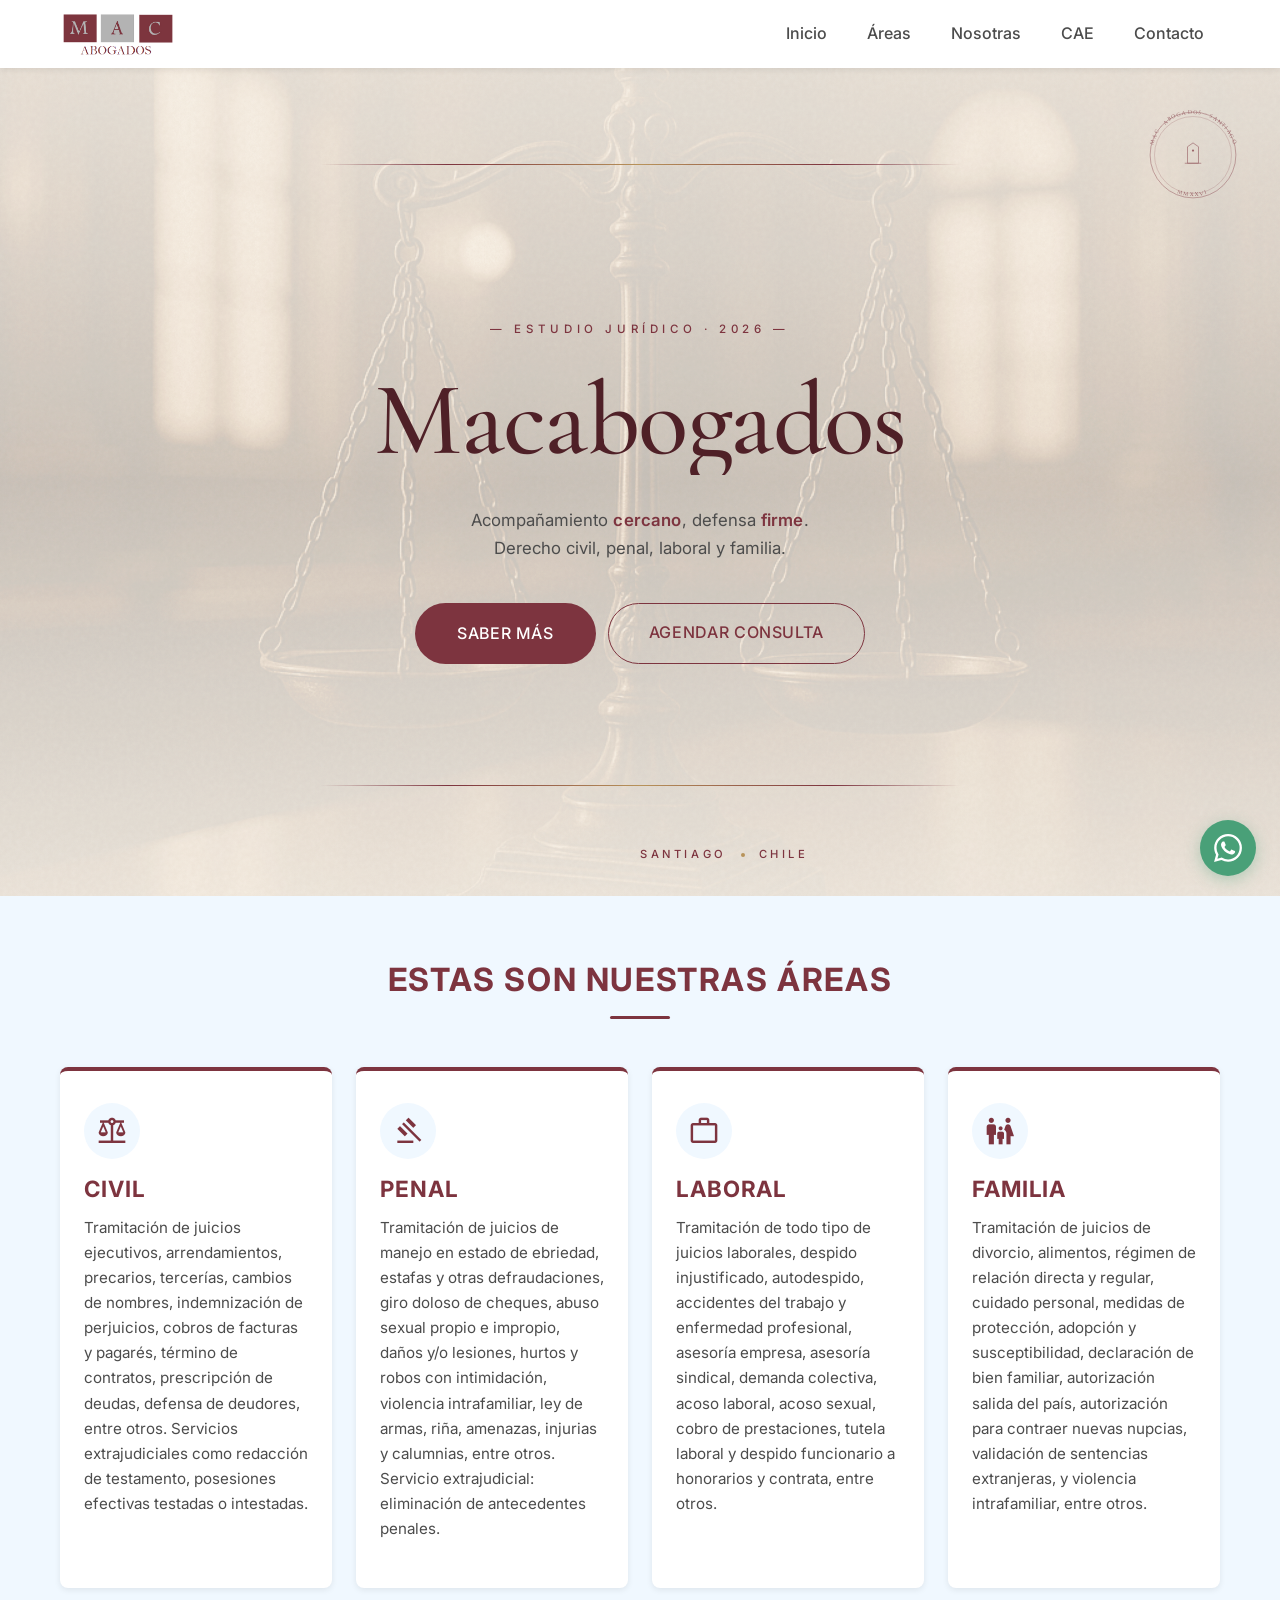
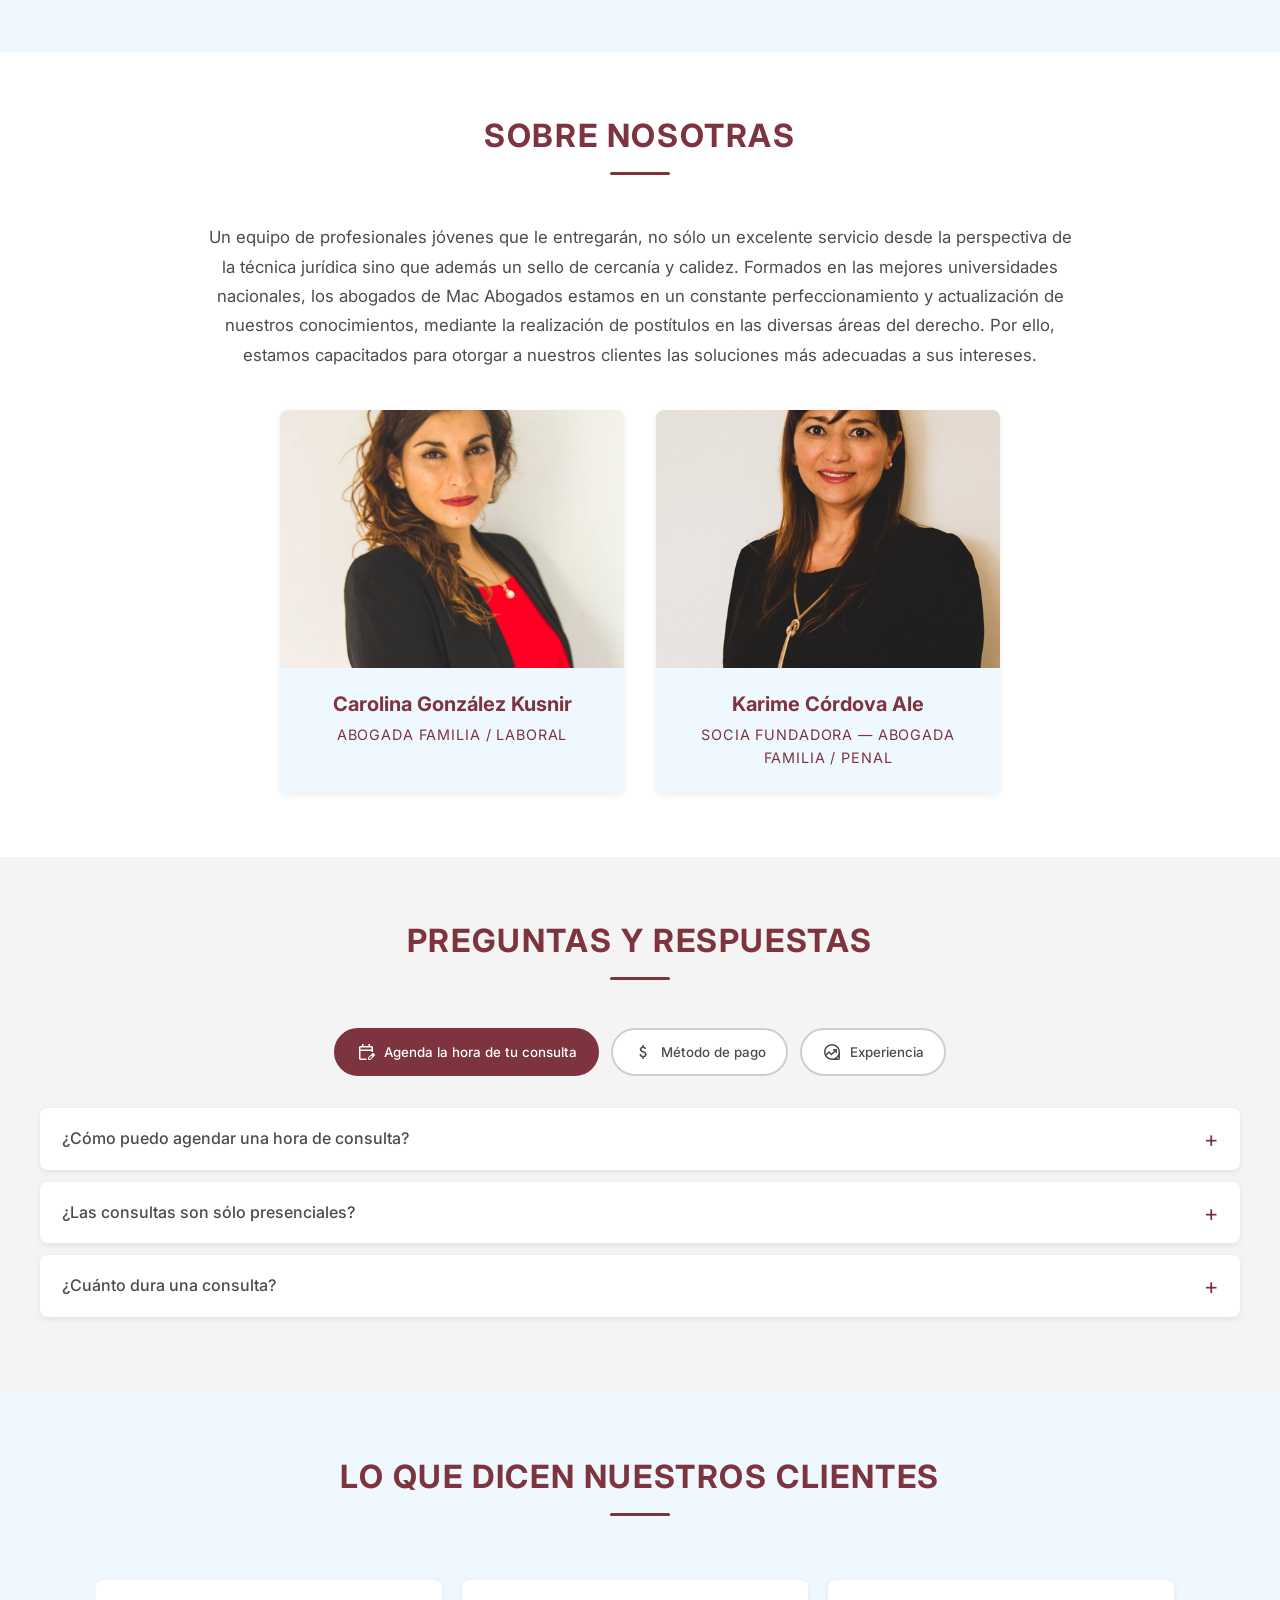
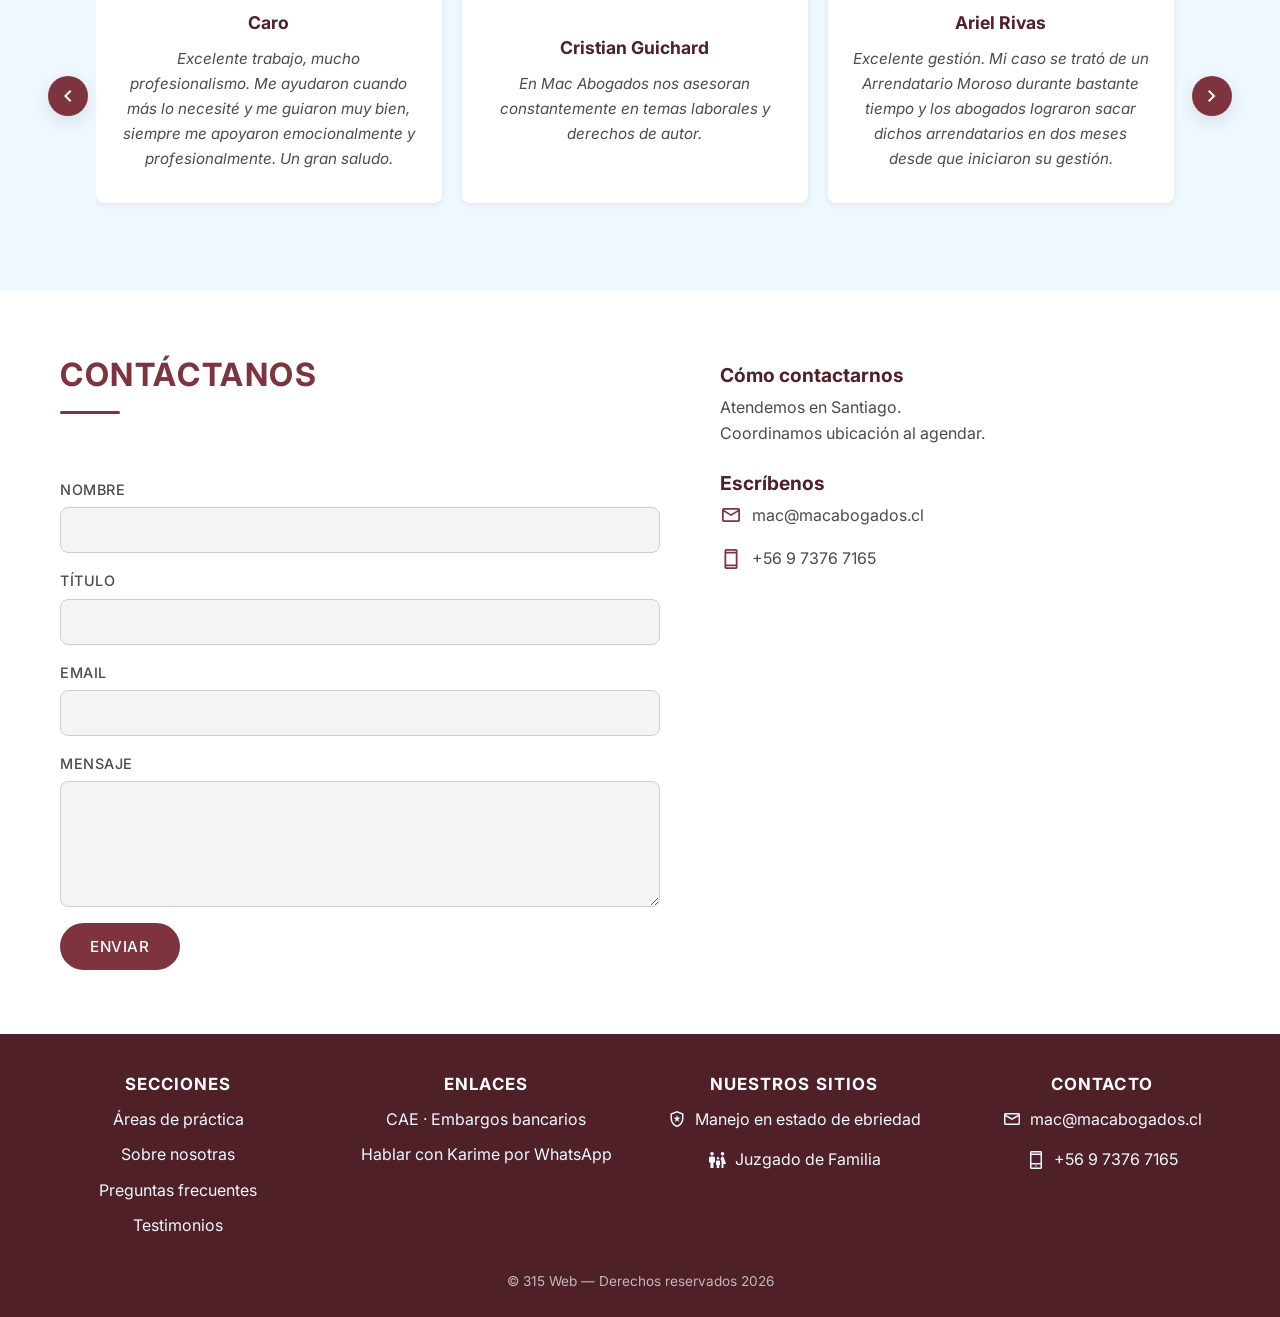
<file: index.html>
<!DOCTYPE html>
<html lang="es">
<head>
  <meta charset="UTF-8" />
  <meta name="viewport" content="width=device-width, initial-scale=1.0" />
  <meta name="description" content="Mac Abogados — Estudio jurídico en Santiago de Chile. Especialistas en Derecho Civil, Penal, Laboral y Familia." />
  <meta name="theme-color" content="#7d343f" />

  <!-- Marca el documento como "con JS" antes de pintar: el hero anima via .js -->
  <script>document.documentElement.classList.add('js');</script>

  <link rel="canonical" href="https://macabogados.cl/" />

  <!-- Open Graph (Facebook, LinkedIn, WhatsApp) -->
  <meta property="og:type" content="website" />
  <meta property="og:url" content="https://macabogados.cl/" />
  <meta property="og:title" content="Macabogados — Estudio jurídico en Santiago" />
  <meta property="og:description" content="Acompañamiento cercano, defensa firme. Especialistas en Derecho Civil, Penal, Laboral y Familia." />
  <meta property="og:image" content="https://macabogados.cl/imagenes/og-home.png" />
  <meta property="og:image:url" content="https://macabogados.cl/imagenes/og-home.png" />
  <meta property="og:image:secure_url" content="https://macabogados.cl/imagenes/og-home.png" />
  <meta property="og:image:type" content="image/png" />
  <meta property="og:image:width" content="1200" />
  <meta property="og:image:height" content="630" />
  <meta property="og:image:alt" content="Macabogados — Estudio jurídico en Santiago de Chile" />
  <meta property="og:locale" content="es_CL" />
  <meta property="og:site_name" content="Macabogados" />

  <!-- Twitter Card -->
  <meta name="twitter:card" content="summary_large_image" />
  <meta name="twitter:title" content="Macabogados — Estudio jurídico en Santiago" />
  <meta name="twitter:description" content="Acompañamiento cercano, defensa firme. Especialistas en Derecho Civil, Penal, Laboral y Familia." />
  <meta name="twitter:image" content="https://macabogados.cl/imagenes/og-home.png" />
  <meta name="twitter:image:alt" content="Macabogados — Estudio jurídico en Santiago de Chile" />

  <title>Mac Abogados — Soluciones jurídicas en Santiago</title>

  <link rel="icon" type="image/png" href="icon/logo_mac.png" />
  <link rel="preconnect" href="https://fonts.googleapis.com" />
  <link rel="preconnect" href="https://fonts.gstatic.com" crossorigin />
  <link href="https://fonts.googleapis.com/css2?family=Cormorant+Garamond:ital,wght@0,400;0,500;0,600;0,700;1,400;1,600&family=Inter:wght@300;400;500;600&family=Cinzel:wght@400;500&display=swap" rel="stylesheet" />
  <link href="https://fonts.googleapis.com/css2?family=Material+Symbols+Outlined" rel="stylesheet" />
  <link rel="stylesheet" href="styles.css?v=20261119c" />
  <!-- Google Analytics 4 -->
  <script async src="https://www.googletagmanager.com/gtag/js?id=G-81PFMCP4B4"></script>
  <script>
    window.dataLayer = window.dataLayer || [];
    function gtag(){ dataLayer.push(arguments); }
    gtag('js', new Date());
    gtag('config', 'G-81PFMCP4B4');
  </script>
  <!-- End Google Analytics 4 -->
</head>
<body data-page="home">

  <a class="skip-link" href="#main">Saltar al contenido</a>

  <!-- ========== NAV ========== -->
  <header class="nav" id="nav">
    <div class="nav__inner">
      <a href="#home" class="nav__brand" aria-label="Mac Abogados inicio">
        <img src="icon/logo_mac.png" alt="Mac Abogados" class="nav__logo" width="429" height="164" />
      </a>
      <nav class="nav__menu" id="navMenu" aria-label="Navegación principal">
        <a href="#home" class="nav__link">Inicio</a>
        <a href="#areas" class="nav__link">Áreas</a>
        <a href="#nosotras" class="nav__link">Nosotras</a>
        <a href="cae.html" class="nav__link">CAE</a>
        <a href="#contacto" class="nav__link">Contacto</a>
      </nav>
      <button type="button" class="nav__toggle" id="navToggle" aria-label="Abrir menú" aria-expanded="false" aria-controls="navMenu">
        <span></span><span></span><span></span>
      </button>
    </div>
  </header>

  <main id="main">

    <!-- ========== HERO ========== -->
    <section class="hero" id="home">
      <div class="hero__bg" aria-hidden="true"></div>
      <div class="hero__grain" aria-hidden="true"></div>

      <div class="hero__seal" aria-hidden="true">
        <svg viewBox="0 0 200 200" class="hero__seal-svg">
          <defs>
            <path id="seal-curve-top" d="M 100,100 m -75,0 a 75,75 0 1,1 150,0" fill="none"/>
            <path id="seal-curve-bottom" d="M 100,100 m -75,0 a 75,75 0 1,0 150,0" fill="none"/>
          </defs>
          <circle cx="100" cy="100" r="78" fill="none" stroke="currentColor" stroke-width="1"/>
          <circle cx="100" cy="100" r="70" fill="none" stroke="currentColor" stroke-width="0.5"/>
          <text class="hero__seal-text">
            <textPath href="#seal-curve-top" startOffset="50%" text-anchor="middle">MAC · ABOGADOS · SANTIAGO</textPath>
          </text>
          <text class="hero__seal-text">
            <textPath href="#seal-curve-bottom" startOffset="50%" text-anchor="middle">MMXXVI</textPath>
          </text>
          <g transform="translate(100,100)" class="hero__seal-icon">
            <path d="M -10,-15 L 0,-22 L 10,-15 L 10,15 L -10,15 Z" fill="none" stroke="currentColor" stroke-width="1.2"/>
            <line x1="-15" y1="15" x2="15" y2="15" stroke="currentColor" stroke-width="1.2"/>
            <circle cx="0" cy="-8" r="2" fill="currentColor"/>
          </g>
        </svg>
      </div>

      <div class="hero__rule hero__rule--top" aria-hidden="true"></div>

      <div class="hero__content">
        <p class="hero__eyebrow" data-reveal>— Estudio Jurídico · 2026 —</p>
        <h1 class="hero__title">
          <span class="hero__line"><span class="hero__line-inner">Macabogados</span></span>
        </h1>
        <p class="hero__sub" data-reveal>Acompañamiento <em>cercano</em>, defensa <em>firme</em>.<br/>Derecho civil, penal, laboral y familia.</p>
        <div class="hero__cta" data-reveal>
          <a href="#areas" class="btn btn--primary btn--lg">Saber más</a>
          <a href="#contacto" class="btn btn--ghost btn--lg">Agendar consulta</a>
        </div>
      </div>

      <div class="hero__rule hero__rule--bottom" aria-hidden="true"></div>

      <div class="hero__meta" aria-hidden="true">
        <span>Santiago</span>
        <span class="hero__meta-dot"></span>
        <span>Chile</span>
      </div>
    </section>

    <!-- ========== ÁREAS DE PRÁCTICA ========== -->
    <section class="section section--areas" id="areas">
      <h2 class="section__title">Estas son nuestras áreas</h2>
      <div class="areas__grid">

        <article class="card card--area">
          <div class="card__icon"><span class="material-symbols-outlined">balance</span></div>
          <h3 class="card__title">Civil</h3>
          <p class="card__text">
            Tramitación de juicios ejecutivos, arrendamientos, precarios, tercerías, cambios de nombres, indemnización de perjuicios, cobros de facturas y pagarés, término de contratos, prescripción de deudas, defensa de deudores, entre otros. Servicios extrajudiciales como redacción de testamento, posesiones efectivas testadas o intestadas.
          </p>
        </article>

        <article class="card card--area">
          <div class="card__icon"><span class="material-symbols-outlined">gavel</span></div>
          <h3 class="card__title">Penal</h3>
          <p class="card__text">
            Tramitación de juicios de manejo en estado de ebriedad, estafas y otras defraudaciones, giro doloso de cheques, abuso sexual propio e impropio, daños y/o lesiones, hurtos y robos con intimidación, violencia intrafamiliar, ley de armas, riña, amenazas, injurias y calumnias, entre otros. Servicio extrajudicial: eliminación de antecedentes penales.
          </p>
        </article>

        <article class="card card--area">
          <div class="card__icon"><span class="material-symbols-outlined">work</span></div>
          <h3 class="card__title">Laboral</h3>
          <p class="card__text">
            Tramitación de todo tipo de juicios laborales, despido injustificado, autodespido, accidentes del trabajo y enfermedad profesional, asesoría empresa, asesoría sindical, demanda colectiva, acoso laboral, acoso sexual, cobro de prestaciones, tutela laboral y despido funcionario a honorarios y contrata, entre otros.
          </p>
        </article>

        <article class="card card--area">
          <div class="card__icon"><span class="material-symbols-outlined">family_restroom</span></div>
          <h3 class="card__title">Familia</h3>
          <p class="card__text">
            Tramitación de juicios de divorcio, alimentos, régimen de relación directa y regular, cuidado personal, medidas de protección, adopción y susceptibilidad, declaración de bien familiar, autorización salida del país, autorización para contraer nuevas nupcias, validación de sentencias extranjeras, y violencia intrafamiliar, entre otros.
          </p>
        </article>

      </div>
    </section>

    <!-- ========== SOBRE NOSOTRAS ========== -->
    <section class="section section--about" id="nosotras">
      <h2 class="section__title">Sobre Nosotras</h2>
      <p class="about__lead">
        Un equipo de profesionales jóvenes que le entregarán, no sólo un excelente servicio desde la perspectiva de la técnica jurídica sino que además un sello de cercanía y calidez. Formados en las mejores universidades nacionales, los abogados de Mac Abogados estamos en un constante perfeccionamiento y actualización de nuestros conocimientos, mediante la realización de postítulos en las diversas áreas del derecho. Por ello, estamos capacitados para otorgar a nuestros clientes las soluciones más adecuadas a sus intereses.
      </p>

      <div class="about__grid">

        <figure class="about__card">
          <img src="imagenes/caro_3.webp" alt="Carolina González Kusnir" class="about__photo" width="500" height="680" loading="lazy" decoding="async" />
          <figcaption class="about__caption">
            <h3>Carolina González Kusnir</h3>
            <p>Abogada Familia / Laboral</p>
          </figcaption>
        </figure>

        <figure class="about__card">
          <img src="imagenes/kary_3.webp" alt="Karime Córdova Ale" class="about__photo" width="500" height="680" loading="lazy" decoding="async" />
          <figcaption class="about__caption">
            <h3>Karime Córdova Ale</h3>
            <p>Socia fundadora — Abogada Familia / Penal</p>
          </figcaption>
        </figure>

      </div>
    </section>

    <!-- ========== FAQ ========== -->
    <section class="section section--faq" id="faq">
      <h2 class="section__title">Preguntas y Respuestas</h2>

      <div class="faq__categories" role="tablist" aria-label="Categorías de preguntas frecuentes">
        <button type="button" class="faq__cat is-active" id="faqTab-agenda" role="tab" aria-selected="true" aria-controls="faqPanel-agenda" data-cat="agenda">
          <span class="material-symbols-outlined">edit_calendar</span>
          <span>Agenda la hora de tu consulta</span>
        </button>
        <button type="button" class="faq__cat" id="faqTab-pago" role="tab" aria-selected="false" aria-controls="faqPanel-pago" data-cat="pago" tabindex="-1">
          <span class="material-symbols-outlined">attach_money</span>
          <span>Método de pago</span>
        </button>
        <button type="button" class="faq__cat" id="faqTab-experiencia" role="tab" aria-selected="false" aria-controls="faqPanel-experiencia" data-cat="experiencia" tabindex="-1">
          <span class="material-symbols-outlined">data_exploration</span>
          <span>Experiencia</span>
        </button>
      </div>

      <div class="faq__panels">

        <div class="faq__panel is-active" id="faqPanel-agenda" role="tabpanel" aria-labelledby="faqTab-agenda" data-panel="agenda" tabindex="0">
          <details class="accordion">
            <summary>¿Cómo puedo agendar una hora de consulta?</summary>
            <p>Puedes escribirnos por WhatsApp al +56 9 7376 7165 o enviarnos un correo a mac@macabogados.cl y te responderemos a la brevedad con los horarios disponibles.</p>
          </details>
          <details class="accordion">
            <summary>¿Las consultas son sólo presenciales?</summary>
            <p>No. Realizamos consultas presenciales en Santiago y también de forma remota vía videollamada para clientes que se encuentren fuera de la Región Metropolitana.</p>
          </details>
          <details class="accordion">
            <summary>¿Cuánto dura una consulta?</summary>
            <p>La primera consulta tiene una duración aproximada de 45 minutos. En ese tiempo revisamos tu caso, te explicamos opciones y, si decides avanzar, definimos juntos la estrategia a seguir.</p>
          </details>
        </div>

        <div class="faq__panel" id="faqPanel-pago" role="tabpanel" aria-labelledby="faqTab-pago" data-panel="pago" tabindex="0" hidden>
          <details class="accordion">
            <summary>¿Qué medios de pago aceptan?</summary>
            <p>Aceptamos transferencia bancaria, tarjetas de débito y crédito, y efectivo. Coordinamos planes de pago según la envergadura del caso.</p>
          </details>
          <details class="accordion">
            <summary>¿Cómo se cobra la asesoría?</summary>
            <p>Trabajamos con un esquema mixto: una cuota inicial por la consulta y luego honorarios acordados según la complejidad del caso. Todo se formaliza por escrito antes de iniciar.</p>
          </details>
        </div>

        <div class="faq__panel" id="faqPanel-experiencia" role="tabpanel" aria-labelledby="faqTab-experiencia" data-panel="experiencia" tabindex="0" hidden>
          <details class="accordion">
            <summary>¿Cuántos años de experiencia tienen?</summary>
            <p>Nuestro equipo acumula más de una década de ejercicio profesional en las áreas de derecho civil, penal, laboral y familia, con postítulos en distintas especialidades.</p>
          </details>
          <details class="accordion">
            <summary>¿Han litigado en casos similares al mío?</summary>
            <p>Probablemente sí. Escríbenos contándonos brevemente tu situación y te confirmaremos con total transparencia si estamos en condiciones de asumir tu representación.</p>
          </details>
        </div>

      </div>
    </section>

    <!-- ========== TESTIMONIOS ========== -->
    <section class="section section--testimonials" id="testimonios">
      <h2 class="section__title">Lo que dicen nuestros clientes</h2>

      <div class="carousel" id="carousel">
        <button type="button" class="carousel__btn carousel__btn--prev" id="carouselPrev" aria-label="Anterior">
          <span class="material-symbols-outlined">chevron_left</span>
        </button>

        <ul class="carousel__track" tabindex="0" aria-label="Testimonios de clientes — usa las flechas para recorrer">
          <li class="testimonial">
            <h3 class="testimonial__name">Caro</h3>
            <p class="testimonial__quote">Excelente trabajo, mucho profesionalismo. Me ayudaron cuando más lo necesité y me guiaron muy bien, siempre me apoyaron emocionalmente y profesionalmente. Un gran saludo.</p>
          </li>
          <li class="testimonial">
            <h3 class="testimonial__name">Cristian Guichard</h3>
            <p class="testimonial__quote">En Mac Abogados nos asesoran constantemente en temas laborales y derechos de autor.</p>
          </li>
          <li class="testimonial">
            <h3 class="testimonial__name">Ariel Rivas</h3>
            <p class="testimonial__quote">Excelente gestión. Mi caso se trató de un Arrendatario Moroso durante bastante tiempo y los abogados lograron sacar dichos arrendatarios en dos meses desde que iniciaron su gestión.</p>
          </li>
          <!-- Repetidos a propósito para que el carril tenga recorrido; ocultos a lectores de pantalla -->
          <li class="testimonial" aria-hidden="true">
            <h3 class="testimonial__name">Caro</h3>
            <p class="testimonial__quote">Excelente trabajo, mucho profesionalismo. Me ayudaron cuando más lo necesité y me guiaron muy bien, siempre me apoyaron emocionalmente y profesionalmente. Un gran saludo.</p>
          </li>
          <li class="testimonial" aria-hidden="true">
            <h3 class="testimonial__name">Cristian Guichard</h3>
            <p class="testimonial__quote">En Mac Abogados nos asesoran constantemente en temas laborales y derechos de autor.</p>
          </li>
          <li class="testimonial" aria-hidden="true">
            <h3 class="testimonial__name">Ariel Rivas</h3>
            <p class="testimonial__quote">Excelente gestión. Mi caso se trató de un Arrendatario Moroso durante bastante tiempo y los abogados lograron sacar dichos arrendatarios en dos meses desde que iniciaron su gestión.</p>
          </li>
          <li class="testimonial" aria-hidden="true">
            <h3 class="testimonial__name">Caro</h3>
            <p class="testimonial__quote">Excelente trabajo, mucho profesionalismo. Me ayudaron cuando más lo necesité y me guiaron muy bien, siempre me apoyaron emocionalmente y profesionalmente. Un gran saludo.</p>
          </li>
        </ul>

        <button type="button" class="carousel__btn carousel__btn--next" id="carouselNext" aria-label="Siguiente">
          <span class="material-symbols-outlined">chevron_right</span>
        </button>
      </div>
    </section>

    <!-- ========== CONTACTO ========== -->
    <section class="section section--contact" id="contacto">
      <div class="contact__grid">

        <form class="contact__form" id="contactForm" action="https://formspree.io/f/xqagvnjz" method="POST">
          <h2 class="section__title section__title--left">Contáctanos</h2>

          <input type="hidden" name="_subject" value="Consulta abogado - macabogados.cl" />
          <input type="text" name="_gotcha" style="display:none" tabindex="-1" autocomplete="off" />

          <label class="field">
            <span class="field__label">Nombre</span>
            <input type="text" name="nombre" required class="field__input" />
          </label>

          <label class="field">
            <span class="field__label">Título</span>
            <input type="text" name="titulo" required class="field__input" />
          </label>

          <label class="field">
            <span class="field__label">Email</span>
            <input type="email" name="email" required class="field__input" />
          </label>

          <label class="field">
            <span class="field__label">Mensaje</span>
            <textarea name="mensaje" rows="5" required class="field__input field__input--textarea"></textarea>
          </label>

          <button type="submit" class="btn btn--primary">Enviar</button>

          <p class="contact__feedback" id="contactFeedback" hidden></p>
        </form>

        <div class="contact__info">
          <h3 class="contact__heading">Cómo contactarnos</h3>
          <p class="contact__address">Atendemos en Santiago.<br/>Coordinamos ubicación al agendar.</p>

          <h3 class="contact__heading">Escríbenos</h3>
          <ul class="contact__list">
            <li>
              <a href="mailto:mac@macabogados.cl" class="contact__link" data-track="contacto">
                <span class="material-symbols-outlined">email</span>
                <span>mac@macabogados.cl</span>
              </a>
            </li>
            <li>
              <a href="https://wa.me/56973767165" class="contact__link" data-track="contacto" target="_blank" rel="noopener">
                <span class="material-symbols-outlined">smartphone</span>
                <span>+56 9 7376 7165</span>
              </a>
            </li>
          </ul>
        </div>

      </div>
    </section>

  </main>

  <!-- ========== FOOTER ========== -->
  <footer class="footer">
    <div class="footer__inner">
      <div class="footer__cols">

        <div class="footer__col">
          <h4 class="footer__heading">Secciones</h4>
          <ul class="footer__list">
            <li><a href="#areas" class="footer__link">Áreas de práctica</a></li>
            <li><a href="#nosotras" class="footer__link">Sobre nosotras</a></li>
            <li><a href="#faq" class="footer__link">Preguntas frecuentes</a></li>
            <li><a href="#testimonios" class="footer__link">Testimonios</a></li>
          </ul>
        </div>

        <div class="footer__col">
          <h4 class="footer__heading">Enlaces</h4>
          <ul class="footer__list">
            <li><a href="cae.html" class="footer__link">CAE · Embargos bancarios</a></li>
            <li><a href="karime.html" class="footer__link">Hablar con Karime por WhatsApp</a></li>
          </ul>
        </div>

        <div class="footer__col">
          <h4 class="footer__heading">Nuestros sitios</h4>
          <ul class="footer__list">
            <li>
              <a href="https://manejoenestadodeebriedad.cl/" class="footer__link" data-track="footer-externo" target="_blank" rel="noopener">
                <span class="material-symbols-outlined">local_police</span>
                Manejo en estado de ebriedad
              </a>
            </li>
            <li>
              <a href="https://juzgadodefamilia.cl/" class="footer__link" data-track="footer-externo" target="_blank" rel="noopener">
                <span class="material-symbols-outlined">family_restroom</span>
                Juzgado de Familia
              </a>
            </li>
          </ul>
        </div>

        <div class="footer__col">
          <h4 class="footer__heading">Contacto</h4>
          <ul class="footer__list">
            <li>
              <a href="mailto:mac@macabogados.cl" class="footer__link" data-track="footer">
                <span class="material-symbols-outlined">email</span>
                mac@macabogados.cl
              </a>
            </li>
            <li>
              <a href="https://wa.me/56973767165" class="footer__link" data-track="footer" target="_blank" rel="noopener">
                <span class="material-symbols-outlined">phone_iphone</span>
                +56 9 7376 7165
              </a>
            </li>
          </ul>
        </div>

      </div>
      <p class="footer__copy">© 315 Web — Derechos reservados 2026</p>
    </div>
  </footer>

  <script src="script.js?v=20261119c"></script>

  <!-- ========== BOTÓN FLOTANTE WHATSAPP ========== -->
  <aside class="whatsapp-dock" aria-label="Contacto rápido por WhatsApp">
  <a href="https://wa.me/56973767165?text=Hola%20Karime%2C%20me%20interesa%20saber%20m%C3%A1s"
     target="_blank"
     rel="noopener"
     class="whatsapp-float"
     data-track="float"
     aria-label="Contactar por WhatsApp">
    <svg viewBox="0 0 24 24" fill="currentColor" width="28" height="28" aria-hidden="true">
      <path d="M17.472 14.382c-.297-.149-1.758-.867-2.03-.967-.273-.099-.471-.148-.67.15-.197.297-.767.966-.94 1.164-.173.199-.347.223-.644.075-.297-.15-1.255-.463-2.39-1.475-.883-.788-1.48-1.761-1.653-2.059-.173-.297-.018-.458.13-.606.134-.133.298-.347.446-.52.149-.174.198-.298.298-.497.099-.198.05-.371-.025-.52-.075-.149-.669-1.612-.916-2.207-.242-.579-.487-.5-.669-.51-.173-.008-.371-.01-.57-.01-.198 0-.52.074-.792.372-.272.297-1.04 1.016-1.04 2.479 0 1.462 1.065 2.875 1.213 3.074.149.198 2.096 3.2 5.077 4.487.709.306 1.262.489 1.694.625.712.227 1.36.195 1.871.118.571-.085 1.758-.719 2.006-1.413.248-.694.248-1.289.173-1.413-.074-.124-.272-.198-.57-.347m-5.421 7.403h-.004a9.87 9.87 0 01-5.031-1.378l-.361-.214-3.741.982.998-3.648-.235-.374a9.86 9.86 0 01-1.51-5.26c.001-5.45 4.436-9.884 9.888-9.884 2.64 0 5.122 1.03 6.988 2.898a9.825 9.825 0 012.893 6.994c-.003 5.45-4.437 9.884-9.885 9.884m8.413-18.297A11.815 11.815 0 0012.05 0C5.495 0 .16 5.335.157 11.892c0 2.096.547 4.142 1.588 5.945L.057 24l6.305-1.654a11.882 11.882 0 005.683 1.448h.005c6.554 0 11.89-5.335 11.893-11.893a11.821 11.821 0 00-3.48-8.413z"/>
    </svg>
  </a>
  </aside>

  <script src="analytics.js?v=20261119c"></script>

</body>
</html>
</file>
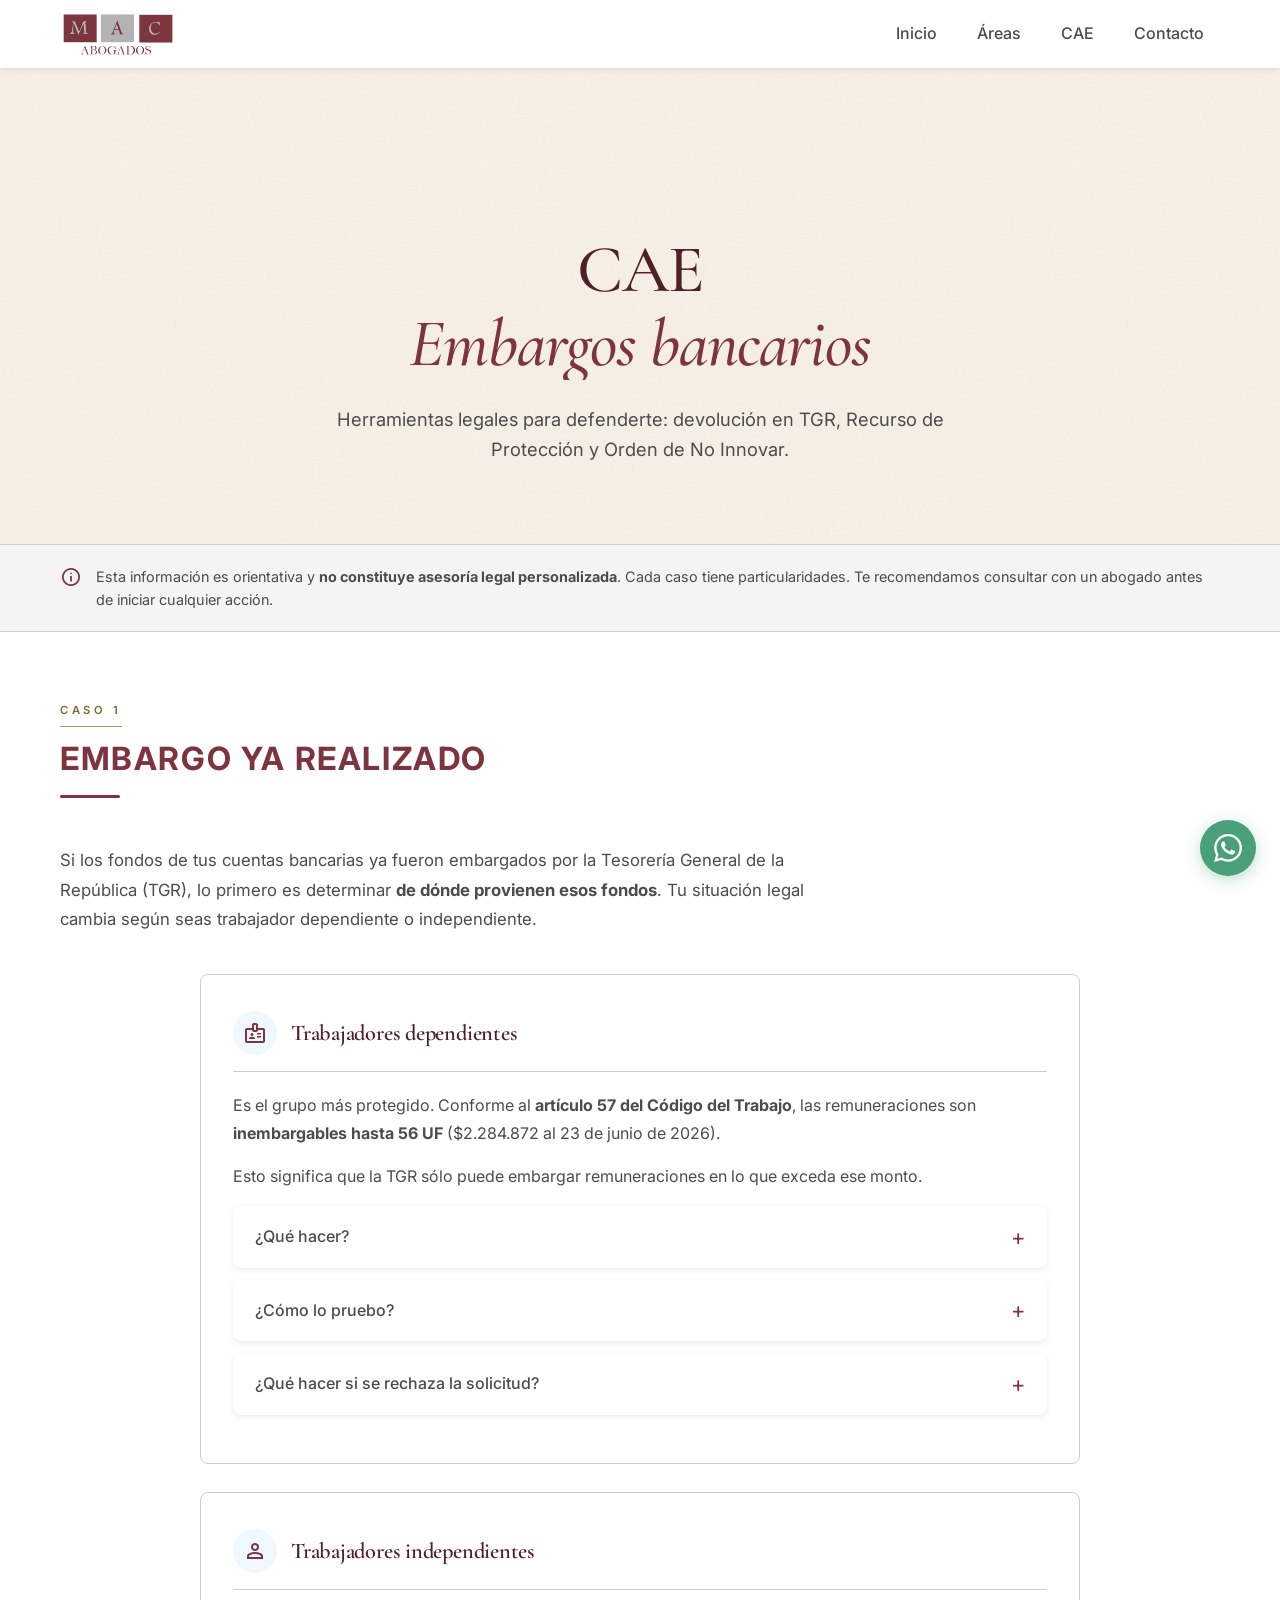
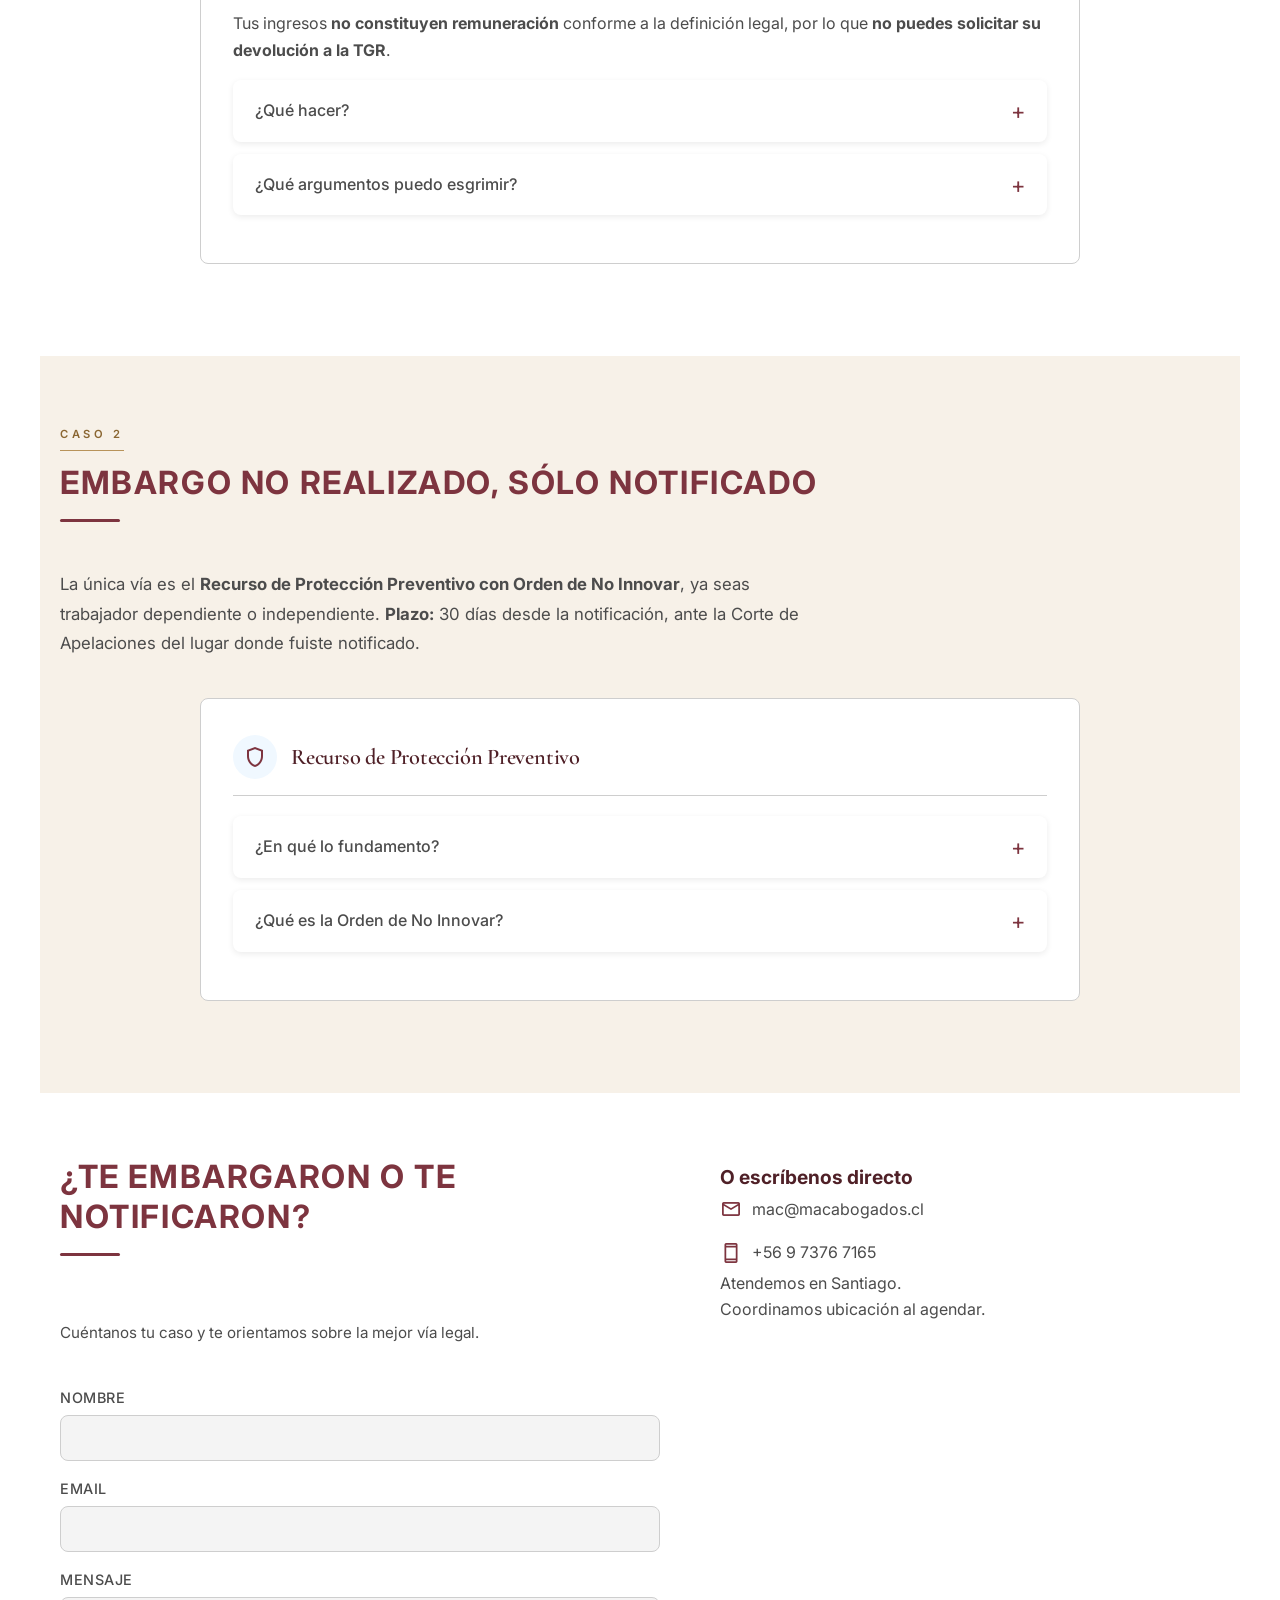
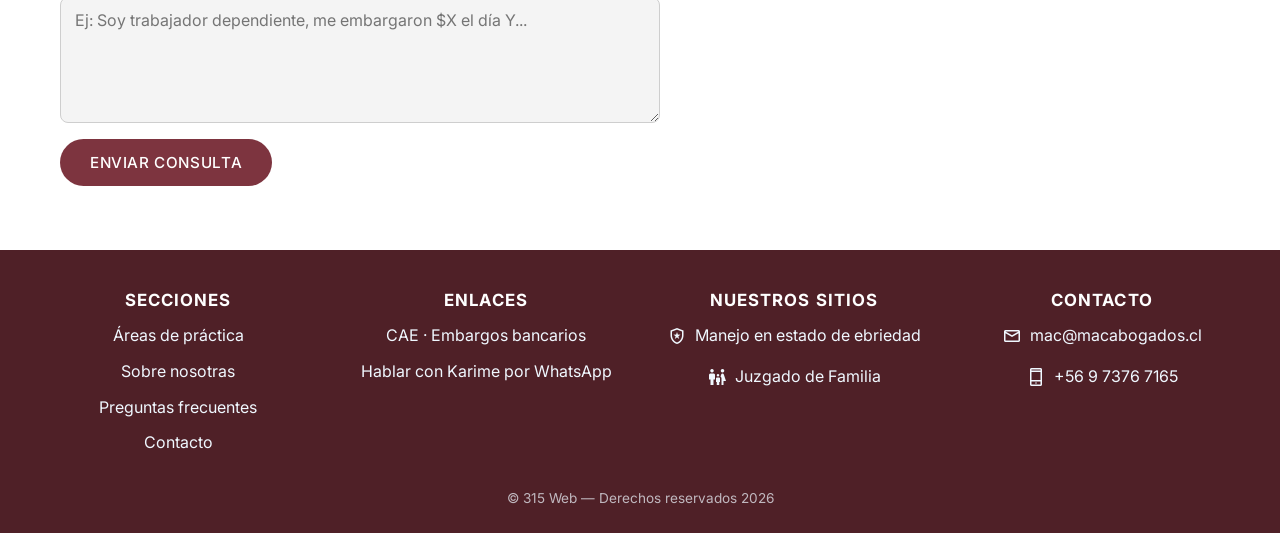
<file: cae.html>
<!DOCTYPE html>
<html lang="es">
<head>
  <meta charset="UTF-8" />
  <meta name="viewport" content="width=device-width, initial-scale=1.0" />
  <meta name="description" content="Embargos bancarios del Crédito con Aval del Estado (CAE). Herramientas legales: devolución en TGR, Recurso de Protección, Orden de No Innovar. Asesoría en Macabogados." />
  <meta name="theme-color" content="#7d343f" />

  <!-- Marca el documento como "con JS" antes de pintar: el hero anima via .js -->
  <script>document.documentElement.classList.add('js');</script>

  <link rel="canonical" href="https://macabogados.cl/cae" />

  <!-- Open Graph (Facebook, LinkedIn, WhatsApp) -->
  <meta property="og:type" content="article" />
  <meta property="og:url" content="https://macabogados.cl/cae" />
  <meta property="og:title" content="CAE · Embargos bancarios — Macabogados" />
  <meta property="og:description" content="¿Te embargaron la cuenta por el CAE? Conoce las herramientas legales para defenderte: devolución en TGR, Recurso de Protección y Orden de No Innovar." />
  <meta property="og:image" content="https://macabogados.cl/imagenes/og-cae.png" />
  <meta property="og:image:url" content="https://macabogados.cl/imagenes/og-cae.png" />
  <meta property="og:image:secure_url" content="https://macabogados.cl/imagenes/og-cae.png" />
  <meta property="og:image:type" content="image/png" />
  <meta property="og:image:width" content="1200" />
  <meta property="og:image:height" content="630" />
  <meta property="og:image:alt" content="Guía legal sobre embargos bancarios del CAE (Crédito con Aval del Estado)" />
  <meta property="og:locale" content="es_CL" />
  <meta property="og:site_name" content="Macabogados" />

  <!-- Twitter Card -->
  <meta name="twitter:card" content="summary_large_image" />
  <meta name="twitter:title" content="CAE · Embargos bancarios — Macabogados" />
  <meta name="twitter:description" content="¿Te embargaron la cuenta por el CAE? Conoce las herramientas legales para defenderte: devolución en TGR, Recurso de Protección y Orden de No Innovar." />
  <meta name="twitter:image" content="https://macabogados.cl/imagenes/og-cae.png" />
  <meta name="twitter:image:alt" content="Guía legal sobre embargos bancarios del CAE (Crédito con Aval del Estado)" />

  <title>CAE · Embargos bancarios — Macabogados</title>

  <link rel="icon" type="image/png" href="icon/logo_mac.png" />
  <link rel="preconnect" href="https://fonts.googleapis.com" />
  <link rel="preconnect" href="https://fonts.gstatic.com" crossorigin />
  <link href="https://fonts.googleapis.com/css2?family=Cormorant+Garamond:ital,wght@0,400;0,500;0,600;0,700;1,400;1,600&family=Inter:wght@300;400;500;600&family=Cinzel:wght@400;500&display=swap" rel="stylesheet" />
  <link href="https://fonts.googleapis.com/css2?family=Material+Symbols+Outlined" rel="stylesheet" />
  <link rel="stylesheet" href="styles.css?v=20261119c" />
  <!-- Google Analytics 4 -->
  <script async src="https://www.googletagmanager.com/gtag/js?id=G-81PFMCP4B4"></script>
  <script>
    window.dataLayer = window.dataLayer || [];
    function gtag(){ dataLayer.push(arguments); }
    gtag('js', new Date());
    gtag('config', 'G-81PFMCP4B4');
  </script>
  <!-- End Google Analytics 4 -->
</head>
<body data-page="cae">

  <a class="skip-link" href="#main">Saltar al contenido</a>

  <!-- ========== NAV ========== -->
  <header class="nav" id="nav">
    <div class="nav__inner">
      <a href="index.html" class="nav__brand" aria-label="Mac Abogados inicio">
        <img src="icon/logo_mac.png" alt="Mac Abogados" class="nav__logo" width="429" height="164" />
      </a>
      <nav class="nav__menu" id="navMenu" aria-label="Navegación principal">
        <a href="index.html" class="nav__link">Inicio</a>
        <a href="index.html#areas" class="nav__link">Áreas</a>
        <a href="cae.html" class="nav__link" aria-current="page">CAE</a>
        <a href="index.html#contacto" class="nav__link">Contacto</a>
      </nav>
      <button type="button" class="nav__toggle" id="navToggle" aria-label="Abrir menú" aria-expanded="false" aria-controls="navMenu">
        <span></span><span></span><span></span>
      </button>
    </div>
  </header>

  <main id="main">

    <!-- ========== HERO CAE ========== -->
    <section class="hero hero--subpage">
      <div class="hero__bg" aria-hidden="true"></div>
      <div class="hero__grain" aria-hidden="true"></div>

      <div class="hero__content">
        <p class="hero__eyebrow">— Guía legal actualizada · 23 junio 2026 —</p>
        <h1 class="hero__title">
          <span class="hero__line"><span class="hero__line-inner">CAE</span></span>
          <span class="hero__line hero__line--accent"><span class="hero__line-inner hero__line-inner--accent">Embargos bancarios</span></span>
        </h1>
        <p class="hero__sub">Herramientas legales para defenderte: devolución en TGR, Recurso de Protección y Orden de No Innovar.</p>
      </div>
    </section>

    <!-- ========== AVISO LEGAL ========== -->
    <aside class="notice" aria-label="Aviso legal">
      <div class="notice__inner">
        <span class="material-symbols-outlined">info</span>
        <p>Esta información es orientativa y <strong>no constituye asesoría legal personalizada</strong>. Cada caso tiene particularidades. Te recomendamos consultar con un abogado antes de iniciar cualquier acción.</p>
      </div>
    </aside>

    <!-- ========== CASO 1: EMBARGO YA REALIZADO ========== -->
    <section class="section section--case">
      <div class="case__tag">Caso 1</div>
      <h2 class="section__title section__title--left">Embargo ya realizado</h2>
      <p class="case__lead">Si los fondos de tus cuentas bancarias ya fueron embargados por la Tesorería General de la República (TGR), lo primero es determinar <strong>de dónde provienen esos fondos</strong>. Tu situación legal cambia según seas trabajador dependiente o independiente.</p>

      <article class="case-block">
        <header class="case-block__header">
          <span class="case-block__icon"><span class="material-symbols-outlined">badge</span></span>
          <h3>Trabajadores dependientes</h3>
        </header>
        <p>Es el grupo más protegido. Conforme al <strong>artículo 57 del Código del Trabajo</strong>, las remuneraciones son <strong>inembargables hasta 56 UF</strong> ($2.284.872 al 23 de junio de 2026).</p>
        <p>Esto significa que la TGR sólo puede embargar remuneraciones en lo que exceda ese monto.</p>

        <div class="qa">
          <details class="accordion">
            <summary>¿Qué hacer?</summary>
            <p>Solicitar la <strong>devolución en la propia TGR</strong>, presencialmente o por su página web, probando que los montos embargados corresponden a remuneración.</p>
          </details>
          <details class="accordion">
            <summary>¿Cómo lo pruebo?</summary>
            <p>Acompañando a la solicitud copia de la <strong>liquidación de sueldo</strong> y de la <strong>cartola bancaria</strong> donde conste el depósito de la remuneración y su embargo por la TGR.</p>
          </details>
          <details class="accordion">
            <summary>¿Qué hacer si se rechaza la solicitud?</summary>
            <p>Interponer un <strong>Recurso de Protección</strong> ante la Corte de Apelaciones respectiva, acompañando los antecedentes. <strong>Importante:</strong> cuentas con <strong>30 días corridos</strong> desde el rechazo para ingresarlo.</p>
          </details>
        </div>
      </article>

      <article class="case-block">
        <header class="case-block__header">
          <span class="case-block__icon"><span class="material-symbols-outlined">person</span></span>
          <h3>Trabajadores independientes</h3>
        </header>
        <p>Tus ingresos <strong>no constituyen remuneración</strong> conforme a la definición legal, por lo que <strong>no puedes solicitar su devolución a la TGR</strong>.</p>

        <div class="qa">
          <details class="accordion">
            <summary>¿Qué hacer?</summary>
            <p>Interponer un <strong>Recurso de Protección</strong> ante la Corte de Apelaciones respectiva, acompañando los antecedentes. <strong>Importante:</strong> cuentas con <strong>30 días corridos</strong> desde el embargo de los fondos para ingresarlo.</p>
          </details>
          <details class="accordion">
            <summary>¿Qué argumentos puedo esgrimir?</summary>
            <ul class="case-list">
              <li><strong>Naturaleza jurídica:</strong> la deuda del CAE no es tributaria, por lo que la TGR no podría proceder al embargo con mecanismo de cobro de deudas tributarias.</li>
              <li><strong>Igualdad ante la Ley:</strong> se lesiona la garantía constitucional del artículo 19 N°2 de la Constitución, dejando al deudor CAE en una situación muchísimo más limitada en su derecho a defensa que cualquier otro deudor.</li>
            </ul>
          </details>
        </div>
      </article>
    </section>

    <!-- ========== CASO 2: EMBARGO NO REALIZADO ========== -->
    <section class="section section--case section--case-alt">
      <div class="case__tag">Caso 2</div>
      <h2 class="section__title section__title--left">Embargo no realizado, sólo notificado</h2>
      <p class="case__lead">La única vía es el <strong>Recurso de Protección Preventivo con Orden de No Innovar</strong>, ya seas trabajador dependiente o independiente. <strong>Plazo:</strong> 30 días desde la notificación, ante la Corte de Apelaciones del lugar donde fuiste notificado.</p>

      <article class="case-block">
        <header class="case-block__header">
          <span class="case-block__icon"><span class="material-symbols-outlined">shield</span></span>
          <h3>Recurso de Protección Preventivo</h3>
        </header>

        <div class="qa">
          <details class="accordion">
            <summary>¿En qué lo fundamento?</summary>
            <p>En que existe una <strong>amenaza a tus derechos fundamentales</strong> (derecho de propiedad sobre tus fondos, integridad física o psíquica) emanada de un acto ilegal y/o arbitrario, en este caso de la TGR.</p>
          </details>
          <details class="accordion">
            <summary>¿Qué es la Orden de No Innovar?</summary>
            <p>Es la solicitud que se hace a la Corte de Apelaciones para que <strong>prohíba seguir adelante</strong> con cualquier acción — en este caso el embargo — hasta que el recurso sea resuelto y se dicte sentencia.</p>
          </details>
        </div>
      </article>
    </section>

    <!-- ========== CTA CONTACTO ========== -->
    <section class="section section--contact" id="contacto">
      <div class="contact__grid">
        <form class="contact__form" id="contactForm" action="https://formspree.io/f/xqagvnjz" method="POST">
          <h2 class="section__title section__title--left">¿Te embargaron o te notificaron?</h2>
          <p class="case__lead case__lead--small">Cuéntanos tu caso y te orientamos sobre la mejor vía legal.</p>

          <input type="hidden" name="_subject" value="Consulta CAE - macabogados.cl" />
          <input type="text" name="_gotcha" style="display:none" tabindex="-1" autocomplete="off" />

          <label class="field">
            <span class="field__label">Nombre</span>
            <input type="text" name="nombre" required class="field__input" />
          </label>
          <label class="field">
            <span class="field__label">Email</span>
            <input type="email" name="email" required class="field__input" />
          </label>
          <label class="field">
            <span class="field__label">Mensaje</span>
            <textarea name="mensaje" rows="5" required class="field__input field__input--textarea" placeholder="Ej: Soy trabajador dependiente, me embargaron $X el día Y..."></textarea>
          </label>

          <button type="submit" class="btn btn--primary">Enviar consulta</button>
          <p class="contact__feedback" id="contactFeedback" hidden></p>
        </form>

        <div class="contact__info">
          <h3 class="contact__heading">O escríbenos directo</h3>
          <ul class="contact__list">
            <li>
              <a href="mailto:mac@macabogados.cl" class="contact__link" data-track="contacto">
                <span class="material-symbols-outlined">email</span>
                <span>mac@macabogados.cl</span>
              </a>
            </li>
            <li>
              <a href="https://wa.me/56973767165?text=Hola%20Karime%2C%20me%20interesa%20asesor%C3%ADa%20sobre%20embargo%20CAE" class="contact__link" data-track="contacto" target="_blank" rel="noopener">
                <span class="material-symbols-outlined">smartphone</span>
                <span>+56 9 7376 7165</span>
              </a>
            </li>
          </ul>
          <p class="contact__address">Atendemos en Santiago.<br/>Coordinamos ubicación al agendar.</p>
        </div>
      </div>
    </section>

  </main>

  <!-- ========== FOOTER ========== -->
  <footer class="footer">
    <div class="footer__inner">
      <div class="footer__cols">

        <div class="footer__col">
          <h4 class="footer__heading">Secciones</h4>
          <ul class="footer__list">
            <li><a href="index.html#areas" class="footer__link">Áreas de práctica</a></li>
            <li><a href="index.html#nosotras" class="footer__link">Sobre nosotras</a></li>
            <li><a href="index.html#faq" class="footer__link">Preguntas frecuentes</a></li>
            <li><a href="index.html#contacto" class="footer__link">Contacto</a></li>
          </ul>
        </div>

        <div class="footer__col">
          <h4 class="footer__heading">Enlaces</h4>
          <ul class="footer__list">
            <li><a href="cae.html" class="footer__link">CAE · Embargos bancarios</a></li>
            <li><a href="karime.html" class="footer__link">Hablar con Karime por WhatsApp</a></li>
          </ul>
        </div>

        <div class="footer__col">
          <h4 class="footer__heading">Nuestros sitios</h4>
          <ul class="footer__list">
            <li>
              <a href="https://manejoenestadodeebriedad.cl/" class="footer__link" data-track="footer-externo" target="_blank" rel="noopener">
                <span class="material-symbols-outlined">local_police</span>
                Manejo en estado de ebriedad
              </a>
            </li>
            <li>
              <a href="https://juzgadodefamilia.cl/" class="footer__link" data-track="footer-externo" target="_blank" rel="noopener">
                <span class="material-symbols-outlined">family_restroom</span>
                Juzgado de Familia
              </a>
            </li>
          </ul>
        </div>

        <div class="footer__col">
          <h4 class="footer__heading">Contacto</h4>
          <ul class="footer__list">
            <li>
              <a href="mailto:mac@macabogados.cl" class="footer__link">
                <span class="material-symbols-outlined">email</span>
                mac@macabogados.cl
              </a>
            </li>
            <li>
              <a href="https://wa.me/56973767165" class="footer__link" data-track="footer" target="_blank" rel="noopener">
                <span class="material-symbols-outlined">phone_iphone</span>
                +56 9 7376 7165
              </a>
            </li>
          </ul>
        </div>

      </div>
      <p class="footer__copy">© 315 Web — Derechos reservados 2026</p>
    </div>
  </footer>

  <script src="script.js?v=20261119c"></script>

  <!-- ========== BOTÓN FLOTANTE WHATSAPP ========== -->
  <aside class="whatsapp-dock" aria-label="Contacto rápido por WhatsApp">
  <a href="https://wa.me/56973767165?text=Hola%20Karime%2C%20me%20interesa%20asesor%C3%ADa%20sobre%20embargo%20CAE"
     target="_blank"
     rel="noopener"
     class="whatsapp-float"
     data-track="float"
     aria-label="Contactar por WhatsApp sobre CAE">
    <svg viewBox="0 0 24 24" fill="currentColor" width="28" height="28" aria-hidden="true">
      <path d="M17.472 14.382c-.297-.149-1.758-.867-2.03-.967-.273-.099-.471-.148-.67.15-.197.297-.767.966-.94 1.164-.173.199-.347.223-.644.075-.297-.15-1.255-.463-2.39-1.475-.883-.788-1.48-1.761-1.653-2.059-.173-.297-.018-.458.13-.606.134-.133.298-.347.446-.52.149-.174.198-.298.298-.497.099-.198.05-.371-.025-.52-.075-.149-.669-1.612-.916-2.207-.242-.579-.487-.5-.669-.51-.173-.008-.371-.01-.57-.01-.198 0-.52.074-.792.372-.272.297-1.04 1.016-1.04 2.479 0 1.462 1.065 2.875 1.213 3.074.149.198 2.096 3.2 5.077 4.487.709.306 1.262.489 1.694.625.712.227 1.36.195 1.871.118.571-.085 1.758-.719 2.006-1.413.248-.694.248-1.289.173-1.413-.074-.124-.272-.198-.57-.347m-5.421 7.403h-.004a9.87 9.87 0 01-5.031-1.378l-.361-.214-3.741.982.998-3.648-.235-.374a9.86 9.86 0 01-1.51-5.26c.001-5.45 4.436-9.884 9.888-9.884 2.64 0 5.122 1.03 6.988 2.898a9.825 9.825 0 012.893 6.994c-.003 5.45-4.437 9.884-9.885 9.884m8.413-18.297A11.815 11.815 0 0012.05 0C5.495 0 .16 5.335.157 11.892c0 2.096.547 4.142 1.588 5.945L.057 24l6.305-1.654a11.882 11.882 0 005.683 1.448h.005c6.554 0 11.89-5.335 11.893-11.893a11.821 11.821 0 00-3.48-8.413z"/>
    </svg>
  </a>
  </aside>

  <script src="analytics.js?v=20261119c"></script>

</body>
</html>
</file>
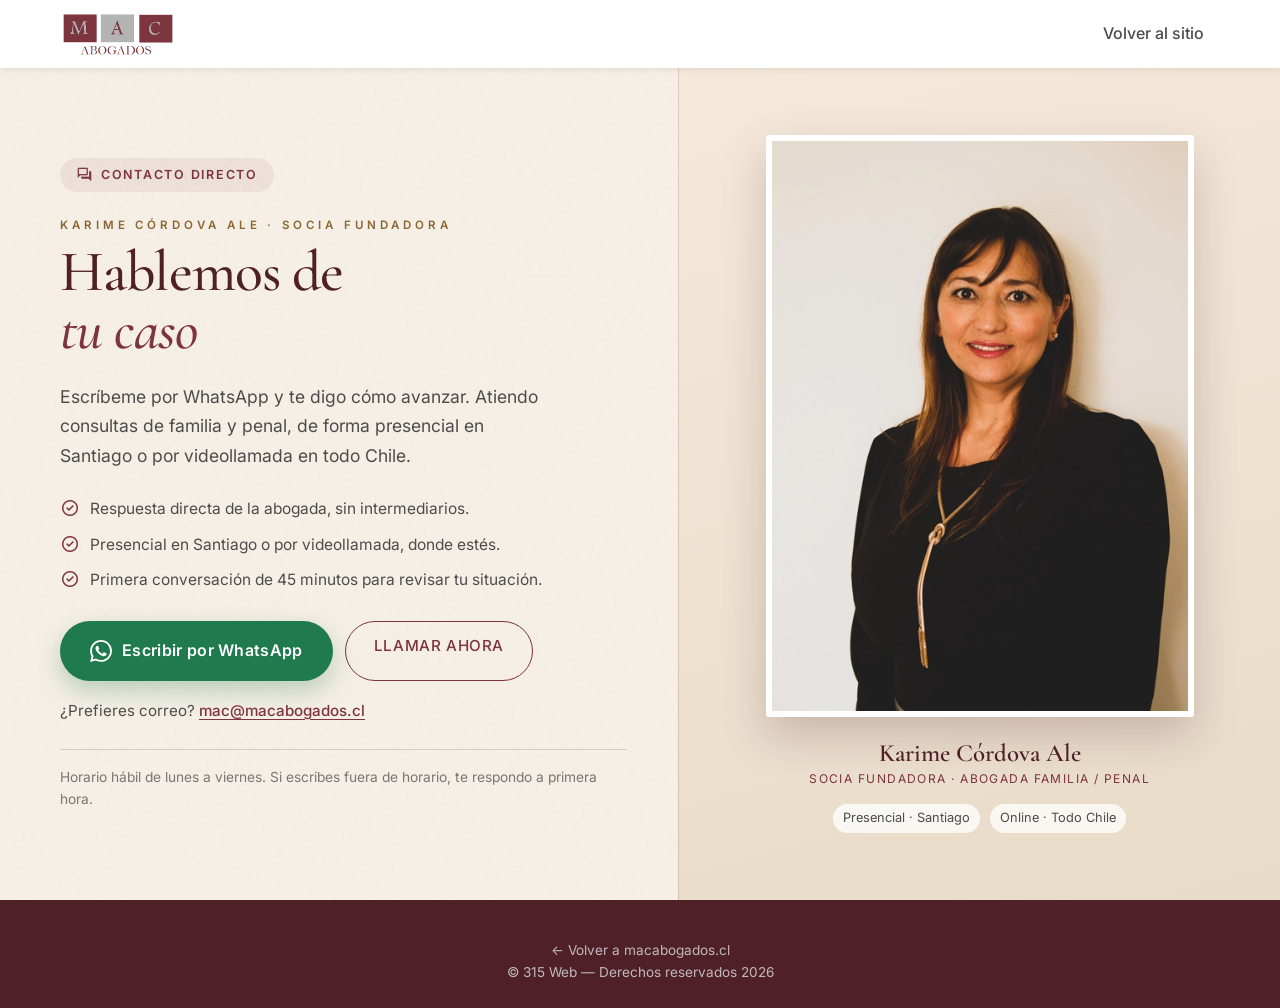
<file: karime.html>
<!DOCTYPE html>
<html lang="es">
<head>
  <meta charset="UTF-8" />
  <meta name="viewport" content="width=device-width, initial-scale=1.0" />
  <meta name="description" content="Escríbele directo a Karime Córdova Ale por WhatsApp. Consultas de familia y penal, presenciales en Santiago o por videollamada en todo Chile." />
  <meta name="theme-color" content="#7d343f" />
  <meta name="robots" content="noindex, follow" />

  <link rel="canonical" href="https://macabogados.cl/karime" />

  <!-- Open Graph (WhatsApp, Facebook, LinkedIn) -->
  <meta property="og:type" content="profile" />
  <meta property="og:url" content="https://macabogados.cl/karime" />
  <meta property="og:title" content="Habla directo con Karime — Macabogados" />
  <meta property="og:description" content="Cuéntame tu caso por WhatsApp. Familia y penal, presencial en Santiago o por videollamada a todo Chile." />
  <meta property="og:image" content="https://macabogados.cl/imagenes/og-karime.png" />
  <meta property="og:image:url" content="https://macabogados.cl/imagenes/og-karime.png" />
  <meta property="og:image:secure_url" content="https://macabogados.cl/imagenes/og-karime.png" />
  <meta property="og:image:type" content="image/png" />
  <meta property="og:image:width" content="1200" />
  <meta property="og:image:height" content="630" />
  <meta property="og:image:alt" content="Karime Córdova Ale, abogada de Macabogados" />
  <meta property="og:locale" content="es_CL" />
  <meta property="og:site_name" content="Macabogados" />

  <!-- Twitter Card -->
  <meta name="twitter:card" content="summary_large_image" />
  <meta name="twitter:title" content="Habla directo con Karime — Macabogados" />
  <meta name="twitter:description" content="Cuéntame tu caso por WhatsApp. Familia y penal, presencial en Santiago o por videollamada a todo Chile." />
  <meta name="twitter:image" content="https://macabogados.cl/imagenes/og-karime.png" />
  <meta name="twitter:image:alt" content="Karime Córdova Ale, abogada de Macabogados" />

  <title>Habla con Karime por WhatsApp — Macabogados</title>

  <link rel="icon" type="image/png" href="icon/logo_mac.png" />
  <link rel="preconnect" href="https://fonts.googleapis.com" />
  <link rel="preconnect" href="https://fonts.gstatic.com" crossorigin />
  <link href="https://fonts.googleapis.com/css2?family=Cormorant+Garamond:ital,wght@0,400;0,500;0,600;0,700;1,400;1,600&family=Inter:wght@300;400;500;600&family=Cinzel:wght@400;500&display=swap" rel="stylesheet" />
  <link href="https://fonts.googleapis.com/css2?family=Material+Symbols+Outlined" rel="stylesheet" />
  <link rel="stylesheet" href="styles.css?v=20261119c" />
  <!-- Google Analytics 4 -->
  <script async src="https://www.googletagmanager.com/gtag/js?id=G-81PFMCP4B4"></script>
  <script>
    window.dataLayer = window.dataLayer || [];
    function gtag(){ dataLayer.push(arguments); }
    gtag('js', new Date());
    gtag('config', 'G-81PFMCP4B4');
  </script>
  <!-- End Google Analytics 4 -->
</head>
<body data-page="karime">

  <a class="skip-link" href="#main">Saltar al contenido</a>

  <!-- ========== NAV MINIMAL (un solo objetivo: escribir) ========== -->
  <header class="nav" id="nav">
    <div class="nav__inner">
      <a href="index.html" class="nav__brand" aria-label="Mac Abogados inicio">
        <img src="icon/logo_mac.png" alt="Mac Abogados" class="nav__logo" width="429" height="164" />
      </a>
      <a href="index.html" class="nav__link">Volver al sitio</a>
    </div>
  </header>

  <main id="main">
    <section class="landing">
      <div class="landing__grain" aria-hidden="true"></div>

      <article class="landing__card">

        <div class="landing__content">
          <span class="landing__badge">
            <span class="material-symbols-outlined" aria-hidden="true">forum</span>
            Contacto directo
          </span>

          <p class="landing__eyebrow">Karime Córdova Ale · Socia fundadora</p>

          <h1 class="landing__title">Hablemos de <em>tu caso</em></h1>

          <p class="landing__lead">
            Escríbeme por WhatsApp y te digo cómo avanzar. Atiendo consultas de
            familia y penal, de forma presencial en Santiago o por videollamada
            en todo Chile.
          </p>

          <ul class="landing__benefits">
            <li class="landing__benefit">
              <span class="material-symbols-outlined" aria-hidden="true">check_circle</span>
              <span>Respuesta directa de la abogada, sin intermediarios.</span>
            </li>
            <li class="landing__benefit">
              <span class="material-symbols-outlined" aria-hidden="true">check_circle</span>
              <span>Presencial en Santiago o por videollamada, donde estés.</span>
            </li>
            <li class="landing__benefit">
              <span class="material-symbols-outlined" aria-hidden="true">check_circle</span>
              <span>Primera conversación de 45 minutos para revisar tu situación.</span>
            </li>
          </ul>

          <div class="landing__cta-row">
            <a id="whatsappCta"
               class="btn--wa"
               data-track="landing-cta"
               href="https://wa.me/56973767165?text=Hola%20Karime%2C%20vengo%20desde%20macabogados.cl%20y%20necesito%20asesor%C3%ADa%20sobre%20mi%20caso."
               target="_blank"
               rel="noopener"
               aria-label="Abrir WhatsApp y escribir a Karime Córdova">
              <svg viewBox="0 0 24 24" width="22" height="22" fill="currentColor" aria-hidden="true" focusable="false">
                <path d="M17.472 14.382c-.297-.149-1.758-.867-2.03-.967-.273-.099-.471-.148-.67.15-.197.297-.767.966-.94 1.164-.173.199-.347.223-.644.075-.297-.15-1.255-.463-2.39-1.475-.883-.788-1.48-1.761-1.653-2.059-.173-.297-.018-.458.13-.606.134-.133.298-.347.446-.52.149-.174.198-.298.298-.497.099-.198.05-.371-.025-.52-.075-.149-.669-1.612-.916-2.207-.242-.579-.487-.5-.669-.51-.173-.008-.371-.01-.57-.01-.198 0-.52.074-.792.372-.272.297-1.04 1.016-1.04 2.479 0 1.462 1.065 2.875 1.213 3.074.149.198 2.096 3.2 5.077 4.487.709.306 1.262.489 1.694.625.712.227 1.36.195 1.871.118.571-.085 1.758-.719 2.006-1.413.248-.694.248-1.289.173-1.413-.074-.124-.272-.198-.57-.347m-5.421 7.403h-.004a9.87 9.87 0 01-5.031-1.378l-.361-.214-3.741.982.998-3.648-.235-.374a9.86 9.86 0 01-1.51-5.26c.001-5.45 4.436-9.884 9.888-9.884 2.64 0 5.122 1.03 6.988 2.898a9.825 9.825 0 012.893 6.994c-.003 5.45-4.437 9.884-9.885 9.884m8.413-18.297A11.815 11.815 0 0012.05 0C5.495 0 .16 5.335.157 11.892c0 2.096.547 4.142 1.588 5.945L.057 24l6.305-1.654a11.882 11.882 0 005.683 1.448h.005c6.554 0 11.89-5.335 11.893-11.893a11.821 11.821 0 00-3.48-8.413z"/>
              </svg>
              <span>Escribir por WhatsApp</span>
            </a>
            <a class="btn btn--ghost" href="tel:+56973767165" data-track="landing-tel">Llamar ahora</a>
          </div>

          <p class="landing__alt">
            ¿Prefieres correo? <a href="mailto:mac@macabogados.cl" data-track="landing-email">mac@macabogados.cl</a>
          </p>

          <p class="landing__muted">
            Horario hábil de lunes a viernes. Si escribes fuera de horario, te
            respondo a primera hora.
          </p>
        </div>

        <figure class="landing__figure">
          <img src="imagenes/kary_3.webp"
               alt="Karime Córdova Ale, abogada de Mac Abogados"
               class="landing__photo"
               width="500" height="680" />
          <figcaption class="landing__caption">
            <p class="landing__name">Karime Córdova Ale</p>
            <p class="landing__role">Socia fundadora · Abogada Familia / Penal</p>
            <div class="landing__facts">
              <span>Presencial · Santiago</span>
              <span>Online · Todo Chile</span>
            </div>
          </figcaption>
        </figure>

      </article>
    </section>
  </main>

  <footer class="footer">
    <div class="footer__inner">
      <p class="footer__copy">
        <a href="index.html" class="footer__link">← Volver a macabogados.cl</a>
      </p>
      <p class="footer__copy">© 315 Web — Derechos reservados 2026</p>
    </div>
  </footer>

  <script src="analytics.js?v=20261119c"></script>

</body>
</html>
</file>
<file: styles.css>
/* ==================================================
   macabogados.cl — styles.css
   Mobile-first. Paleta borgoña extraída del sitio original.
   ================================================== */

:root {
  --bordeaux: #7d343f;
  --bordeaux-dark: #4f2027;
  --bordeaux-light: #a04656;
  --aliceblue: #f0f8ff;
  --cream: #f7f1e8;
  --gold: #b8935a;
  --gold-ink: #8a6631; /* variante de --gold con contraste AA para texto pequeño */
  --gray-text: #4c4c4c;
  --gray-muted: #767676;
  --white: #ffffff;
  --off-white: #f4f4f4;
  --border: #cecece;
  --shadow-sm: 0 2px 6px rgba(0, 0, 0, 0.08);
  --shadow-md: 0 6px 18px rgba(0, 0, 0, 0.1);
  --radius: 8px;
  --max-w: 1200px;
  --nav-h: 68px;
  --font-display: 'Cormorant Garamond', Georgia, serif;
  --font-head: 'Inter', system-ui, sans-serif;
  --font-body: 'Inter', system-ui, sans-serif;
  --font-mark: 'Cinzel', serif;
}

/* ---------- Reset ---------- */
*, *::before, *::after { box-sizing: border-box; }
html { scroll-behavior: smooth; -webkit-text-size-adjust: 100%; }
body {
  margin: 0;
  font-family: var(--font-body);
  font-size: 16px;
  line-height: 1.6;
  color: var(--gray-text);
  background: var(--white);
  -webkit-font-smoothing: antialiased;
}
img { max-width: 100%; height: auto; display: block; -webkit-user-drag: none; }
h1, h2, h3, h4 {
  font-family: var(--font-head);
  color: var(--bordeaux);
  margin: 0 0 0.6em;
  line-height: 1.25;
  font-weight: 700;
}
p { margin: 0 0 1em; }
a { color: inherit; text-decoration: none; }
button { font-family: inherit; cursor: pointer; border: none; background: none; }
ul { list-style: none; padding: 0; margin: 0; }

/* ---------- Layout helpers ---------- */
.section {
  padding: 64px 20px;
  max-width: var(--max-w);
  margin: 0 auto;
}
.section__title {
  text-align: center;
  text-transform: uppercase;
  letter-spacing: 0.05em;
  font-size: clamp(1.4rem, 4vw, 2rem);
  margin-bottom: 1.5em;
  position: relative;
}
.section__title::after {
  content: "";
  display: block;
  width: 60px;
  height: 3px;
  background: var(--bordeaux);
  margin: 16px auto 0;
  border-radius: 2px;
}
.section__title--left { text-align: left; }
.section__title--left::after { margin-left: 0; }

/* ---------- Botones ---------- */
.btn {
  display: inline-block;
  padding: 12px 28px;
  border-radius: 999px;
  font-family: var(--font-head);
  font-weight: 500;
  font-size: 0.95rem;
  letter-spacing: 0.04em;
  text-transform: uppercase;
  transition: background 0.2s, transform 0.15s, box-shadow 0.2s;
  border: 2px solid transparent;
}
.btn--primary {
  background: var(--bordeaux);
  color: var(--white);
}
.btn--primary:hover,
.btn--primary:focus-visible {
  background: var(--bordeaux-dark);
  box-shadow: var(--shadow-md);
  transform: translateY(-1px);
}
.btn--lg { padding: 16px 40px; font-size: 1rem; }

/* ============================================
   NAV
   ============================================ */
.nav {
  position: sticky;
  top: 0;
  z-index: 100;
  background: rgba(255, 255, 255, 0.96);
  backdrop-filter: blur(8px);
  box-shadow: var(--shadow-sm);
}
.nav__inner {
  max-width: var(--max-w);
  margin: 0 auto;
  padding: 12px 20px;
  display: flex;
  align-items: center;
  justify-content: space-between;
  gap: 16px;
}
.nav__brand { display: flex; align-items: center; }
.nav__logo { height: 44px; width: auto; }
.nav__menu {
  display: none;
  gap: 8px;
}
.nav__link {
  font-family: var(--font-head);
  font-weight: 500;
  color: var(--gray-text);
  padding: 8px 16px;
  border-radius: 999px;
  transition: background 0.2s, color 0.2s;
}
.nav__link:hover,
.nav__link:focus-visible {
  background: var(--aliceblue);
  color: var(--bordeaux);
}

.nav__toggle {
  display: flex;
  flex-direction: column;
  gap: 5px;
  padding: 8px;
}
.nav__toggle span {
  display: block;
  width: 24px;
  height: 2px;
  background: var(--bordeaux);
  border-radius: 2px;
  transition: transform 0.2s, opacity 0.2s;
}
.nav.is-open .nav__menu {
  display: flex;
  position: absolute;
  top: 100%;
  left: 0;
  right: 0;
  flex-direction: column;
  background: var(--white);
  padding: 16px 20px;
  box-shadow: var(--shadow-md);
}
.nav.is-open .nav__link {
  width: 100%;
  text-align: center;
  padding: 12px;
}

@media (min-width: 768px) {
  .nav__toggle { display: none; }
  .nav__menu { display: flex; }
}

/* ============================================
   HERO — Editorial jurídico
   Paleta: borgoña tinta + crema papel + dorado sutil
   Tipografía display: Cormorant Garamond (serif)
   ============================================ */
.hero {
  position: relative;
  min-height: 92vh;
  display: grid;
  place-items: center;
  text-align: center;
  color: var(--bordeaux-dark);
  background: var(--cream);
  padding: 100px 24px 80px;
  overflow: hidden;
  isolation: isolate;
}

/* Fondo con imagen oscurecida + tinte crema */
.hero__bg {
  position: absolute;
  inset: 0;
  background:
    linear-gradient(180deg, rgba(247, 241, 232, 0.92) 0%, rgba(247, 241, 232, 0.78) 50%, rgba(247, 241, 232, 0.94) 100%),
    url('imagenes/balanza.webp') center/cover no-repeat;
  z-index: -2;
  opacity: 0.9;
}

/* Grano de papel (SVG inline via data-uri) */
.hero__grain {
  position: absolute;
  inset: 0;
  z-index: -1;
  opacity: 0.4;
  pointer-events: none;
  background-image: url("data:image/svg+xml;utf8,<svg viewBox='0 0 200 200' xmlns='http://www.w3.org/2000/svg'><filter id='n'><feTurbulence type='fractalNoise' baseFrequency='0.9' numOctaves='3' stitchTiles='stitch'/><feColorMatrix values='0 0 0 0 0.5 0 0 0 0 0.4 0 0 0 0 0.3 0 0 0 0.18 0'/></filter><rect width='100%25' height='100%25' filter='url(%23n)'/></svg>");
  mix-blend-mode: multiply;
}

/* Sello notarial giratorio */
.hero__seal {
  position: absolute;
  top: 32px;
  right: 32px;
  width: 110px;
  height: 110px;
  color: var(--bordeaux);
  opacity: 0;
  animation: seal-in 1.6s 1.2s cubic-bezier(0.2, 0.7, 0.2, 1) forwards,
             seal-rotate 60s 3s linear infinite;
  z-index: 2;
}
.hero__seal-svg { width: 100%; height: 100%; }
.hero__seal-text {
  font-family: 'Cinzel', serif;
  font-size: 9.5px;
  font-weight: 500;
  letter-spacing: 0.25em;
  fill: currentColor;
}
.hero__seal-icon { color: currentColor; }

@keyframes seal-in {
  from { opacity: 0; transform: scale(0.7) rotate(-30deg); }
  to   { opacity: 0.7; transform: scale(1) rotate(0); }
}
@keyframes seal-rotate {
  to { transform: rotate(360deg); }
}

/* Líneas decorativas tipo documento legal */
.hero__rule {
  position: absolute;
  left: 50%;
  transform: translateX(-50%);
  height: 1px;
  background: linear-gradient(90deg, transparent, var(--bordeaux) 20%, var(--gold) 50%, var(--bordeaux) 80%, transparent);
  width: 0;
  z-index: 1;
}
.hero__rule--top { top: 96px; animation: rule-grow 1.4s 0.4s ease-out forwards; }
.hero__rule--bottom { bottom: 110px; animation: rule-grow 1.4s 0.4s ease-out forwards; }
@keyframes rule-grow {
  to { width: min(640px, 80vw); }
}

/* Contenido */
.hero__content {
  position: relative;
  z-index: 3;
  max-width: 880px;
  width: 100%;
}

.hero__eyebrow {
  font-family: 'Inter', system-ui, sans-serif;
  font-weight: 500;
  font-size: 0.72rem;
  letter-spacing: 0.4em;
  text-transform: uppercase;
  color: var(--bordeaux);
  margin: 0 0 28px;
  opacity: 0;
  transform: translateY(12px);
}

.hero__title {
  font-family: 'Cormorant Garamond', Georgia, serif;
  font-weight: 500;
  font-size: clamp(3rem, 11vw, 6.5rem);
  line-height: 0.95;
  letter-spacing: -0.015em;
  margin: 0 0 32px;
  display: flex;
  flex-direction: column;
  gap: 4px;
  color: var(--bordeaux-dark);
}

.hero__line {
  display: block;
  overflow: hidden;
  padding: 0.05em 0;
}
.hero__line-inner {
  display: inline-block;
  transform: translateY(110%);
  animation: line-up 1.1s cubic-bezier(0.22, 1, 0.36, 1) forwards;
}
.hero__line:nth-child(1) .hero__line-inner { animation-delay: 0.5s; }
.hero__line:nth-child(2) .hero__line-inner { animation-delay: 0.85s; }

@keyframes line-up {
  to { transform: translateY(0); }
}

.hero__sub {
  font-family: 'Inter', system-ui, sans-serif;
  font-size: clamp(0.95rem, 1.6vw, 1.05rem);
  font-weight: 400;
  line-height: 1.65;
  color: var(--gray-text);
  margin: 0 0 40px;
  max-width: 540px;
  margin-left: auto;
  margin-right: auto;
  opacity: 0;
  transform: translateY(12px);
}
.hero__sub em {
  font-style: normal;
  color: var(--bordeaux);
  font-weight: 600;
  letter-spacing: 0.01em;
}

.hero__cta {
  display: flex;
  flex-wrap: wrap;
  gap: 12px;
  justify-content: center;
  opacity: 0;
  transform: translateY(12px);
}

/* Sin JS (o si script.js falla) el hero se muestra completo: el estado
   oculto sólo aplica cuando <html> lleva la clase .js */
html:not(.js) .hero__eyebrow,
html:not(.js) .hero__sub,
html:not(.js) .hero__cta {
  opacity: 1;
  transform: none;
}

/* Reveal genérico para eyebrow, sub, cta */
.hero__eyebrow.is-revealed,
.hero__sub.is-revealed,
.hero__cta.is-revealed {
  animation: fade-up 0.9s cubic-bezier(0.22, 1, 0.36, 1) forwards;
}
.hero__eyebrow.is-revealed { animation-delay: 0.2s; }
.hero__sub.is-revealed     { animation-delay: 1.3s; }
.hero__cta.is-revealed     { animation-delay: 1.55s; }

@keyframes fade-up {
  to { opacity: 1; transform: translateY(0); }
}

/* Botón fantasma (ghost) */
.btn--ghost {
  background: transparent;
  color: var(--bordeaux);
  border: 1.5px solid var(--bordeaux);
}
.btn--ghost:hover,
.btn--ghost:focus-visible {
  background: var(--bordeaux);
  color: var(--cream);
}

/* Metadata inferior */
.hero__meta {
  position: absolute;
  bottom: 32px;
  left: 50%;
  transform: translateX(-50%);
  display: flex;
  align-items: center;
  gap: 14px;
  font-family: 'Inter', system-ui, sans-serif;
  font-size: 0.7rem;
  font-weight: 500;
  letter-spacing: 0.32em;
  text-transform: uppercase;
  color: var(--bordeaux);
  opacity: 0;
  animation: fade-up 1s 1.9s ease-out forwards;
  z-index: 2;
}
.hero__meta-dot {
  width: 4px;
  height: 4px;
  border-radius: 50%;
  background: var(--gold);
}

/* Accesibilidad: respeto a reduce-motion */
@media (prefers-reduced-motion: reduce) {  .hero__line-inner { animation: none; transform: translateY(0); }
  .hero__seal { animation: none; opacity: 0.7; }
  .hero__rule { animation: none; width: min(640px, 80vw); }
  .hero__eyebrow,
  .hero__sub,
  .hero__cta,
  .hero__meta { animation: none; opacity: 1; transform: none; }
}

@media (max-width: 600px) {
  .hero { min-height: 84vh; padding-top: 80px; padding-bottom: 100px; }
  .hero__seal { width: 80px; height: 80px; top: 20px; right: 20px; }
  .hero__seal-text { font-size: 7.5px; letter-spacing: 0.2em; }
  .hero__rule--bottom { bottom: 130px; }
  .hero__meta {
    bottom: 20px;
    font-size: 0.62rem;
    letter-spacing: 0.24em;
    gap: 10px;
  }
  .hero__cta .btn { flex: 1; min-width: 0; }
}

/* Hero variante subpágina (más corto, sin sello, sin líneas decorativas) */
.hero--subpage {
  min-height: 0;
  padding: 120px 24px 80px;
  background: var(--cream);
}
.hero--subpage .hero__bg {
  background:
    linear-gradient(180deg, rgba(247, 241, 232, 1) 0%, rgba(247, 241, 232, 0.95) 100%);
  opacity: 1;
}
.hero--subpage .hero__title {
  font-size: clamp(2.4rem, 7vw, 4.2rem);
  margin-bottom: 24px;
  color: var(--bordeaux-dark);
}
.hero--subpage .hero__line--accent .hero__line-inner {
  color: var(--bordeaux);
  font-style: italic;
}
.hero--subpage .hero__sub {
  opacity: 1;
  transform: none;
  font-size: clamp(1rem, 1.7vw, 1.15rem);
  color: var(--gray-text);
  max-width: 640px;
  margin-bottom: 0;
}

.hero__image {
  margin-top: 48px;
  width: 100%;
  max-width: 720px;
  border-radius: var(--radius);
  box-shadow: var(--shadow-md);
}

/* ============================================
   AVISO / DISCLAIMER
   ============================================ */
.notice {
  background: var(--off-white);
  border-top: 1px solid var(--border);
  border-bottom: 1px solid var(--border);
}
.notice__inner {
  max-width: var(--max-w);
  margin: 0 auto;
  padding: 20px;
  display: flex;
  align-items: flex-start;
  gap: 14px;
  font-family: var(--font-body);
  font-size: 0.9rem;
  color: var(--gray-text);
  line-height: 1.6;
}
.notice .material-symbols-outlined {
  color: var(--bordeaux);
  font-size: 22px;
  flex-shrink: 0;
  margin-top: 1px;
}
.notice p { margin: 0; }

/* ============================================
   CASOS (CAE) — secciones de contenido largo
   ============================================ */
.section--case {
  background: var(--white);
}
.section--case-alt {
  background: var(--cream);
}
.case__tag {
  display: inline-block;
  font-family: var(--font-head);
  font-size: 0.7rem;
  font-weight: 600;
  letter-spacing: 0.32em;
  text-transform: uppercase;
  color: var(--gold-ink);
  margin-bottom: 12px;
  padding-bottom: 6px;
  border-bottom: 1px solid var(--gold);
}
.case__lead {
  max-width: 760px;
  font-size: 1.05rem;
  line-height: 1.75;
  color: var(--gray-text);
  margin: 0 0 40px;
}
.case__lead--small { font-size: 0.95rem; margin-bottom: 24px; }

.case-block {
  background: var(--white);
  border: 1px solid var(--border);
  border-radius: var(--radius);
  padding: 36px 32px;
  margin-bottom: 28px;
  max-width: 880px;
  margin-left: auto;
  margin-right: auto;
}
.section--case-alt .case-block {
  background: var(--white);
}
.case-block__header {
  display: flex;
  align-items: center;
  gap: 14px;
  margin-bottom: 20px;
  padding-bottom: 16px;
  border-bottom: 1px solid var(--border);
}
.case-block__icon {
  width: 44px;
  height: 44px;
  display: flex;
  align-items: center;
  justify-content: center;
  background: var(--aliceblue);
  border-radius: 50%;
  flex-shrink: 0;
  color: var(--bordeaux);
}
.case-block__icon .material-symbols-outlined { font-size: 24px; }
.case-block h3 {
  font-size: 1.4rem;
  font-family: var(--font-display);
  font-weight: 600;
  margin: 0;
  color: var(--bordeaux-dark);
  letter-spacing: -0.01em;
}
.case-block p {
  font-size: 1rem;
  line-height: 1.7;
  color: var(--gray-text);
  margin: 0 0 16px;
}

.case-list {
  margin: 0;
  padding-left: 0;
  list-style: none;
}
.case-list li {
  position: relative;
  padding-left: 24px;
  margin-bottom: 14px;
  font-size: 0.97rem;
  line-height: 1.65;
  color: var(--gray-text);
}
.case-list li::before {
  content: "";
  position: absolute;
  left: 0;
  top: 0.65em;
  width: 8px;
  height: 1px;
  background: var(--bordeaux);
}

.qa {
  margin-top: 8px;
}

@media (max-width: 600px) {
  .case-block { padding: 24px 20px; }
  .case-block h3 { font-size: 1.2rem; }
}

/* ============================================
   ÁREAS DE PRÁCTICA
   ============================================ */
.section--areas {
  background: var(--aliceblue);
  max-width: none;
  padding-left: 0;
  padding-right: 0;
}
.section--areas > .section__title,
.section--areas .areas__grid { padding-left: 20px; padding-right: 20px; }
.areas__grid {
  max-width: var(--max-w);
  margin: 0 auto;
  display: grid;
  grid-template-columns: 1fr;
  gap: 24px;
}
.card--area {
  background: var(--white);
  padding: 32px 24px;
  border-radius: var(--radius);
  box-shadow: var(--shadow-sm);
  transition: transform 0.2s, box-shadow 0.2s;
  border-top: 4px solid var(--bordeaux);
}
.card--area:hover {
  transform: translateY(-4px);
  box-shadow: var(--shadow-md);
}
.card__icon {
  width: 56px;
  height: 56px;
  display: flex;
  align-items: center;
  justify-content: center;
  background: var(--aliceblue);
  border-radius: 50%;
  margin-bottom: 16px;
  color: var(--bordeaux);
}
.card__icon .material-symbols-outlined { font-size: 32px; }
.card__title {
  font-size: 1.4rem;
  text-transform: uppercase;
  letter-spacing: 0.04em;
  margin-bottom: 12px;
}
.card__text {
  font-size: 0.95rem;
  line-height: 1.65;
}

@media (min-width: 640px)  { .areas__grid { grid-template-columns: repeat(2, 1fr); } }
@media (min-width: 1024px) { .areas__grid { grid-template-columns: repeat(4, 1fr); } }

/* ============================================
   SOBRE NOSOTRAS
   ============================================ */
.section--about { background: var(--white); }
.about__lead {
  max-width: 880px;
  margin: 0 auto 40px;
  text-align: center;
  font-size: 1.05rem;
  line-height: 1.75;
  color: var(--gray-text);
}
.about__grid {
  display: grid;
  grid-template-columns: 1fr;
  gap: 32px;
  max-width: 720px;
  margin: 0 auto;
}
.about__card {
  margin: 0;
  background: var(--aliceblue);
  border-radius: var(--radius);
  overflow: hidden;
  box-shadow: var(--shadow-sm);
  text-align: center;
}
.about__photo {
  width: 100%;
  aspect-ratio: 4/3;
  object-fit: cover;
}
.about__caption {
  padding: 24px 20px;
}
.about__caption h3 {
  font-size: 1.25rem;
  margin-bottom: 6px;
}
.about__caption p {
  font-size: 0.9rem;
  color: var(--bordeaux);
  text-transform: uppercase;
  letter-spacing: 0.06em;
  margin: 0;
}
@media (min-width: 640px) {
  .about__grid { grid-template-columns: repeat(2, 1fr); }
}

/* ============================================
   FAQ
   ============================================ */
.section--faq { background: var(--off-white); max-width: none; padding-left: 0; padding-right: 0; }
.section--faq > .section__title,
.section--faq > .faq__categories,
.section--faq > .faq__panels { padding-left: 20px; padding-right: 20px; }
.faq__categories {
  max-width: var(--max-w);
  margin: 0 auto 32px;
  display: flex;
  flex-wrap: wrap;
  gap: 12px;
  justify-content: center;
}
.faq__cat {
  display: inline-flex;
  align-items: center;
  gap: 8px;
  padding: 12px 20px;
  background: var(--white);
  border: 2px solid var(--border);
  border-radius: 999px;
  font-family: var(--font-head);
  font-weight: 500;
  color: var(--gray-text);
  transition: all 0.2s;
}
.faq__cat .material-symbols-outlined { font-size: 20px; }
.faq__cat:hover { border-color: var(--bordeaux-light); color: var(--bordeaux); }
.faq__cat.is-active {
  background: var(--bordeaux);
  border-color: var(--bordeaux);
  color: var(--white);
}
.faq__panel { display: none; max-width: var(--max-w); margin: 0 auto; }
.faq__panel.is-active { display: block; }
.faq__panel[hidden] { display: none; }
.faq__panel:focus-visible { outline-offset: 6px; }

.accordion {
  background: var(--white);
  border-radius: var(--radius);
  margin-bottom: 12px;
  box-shadow: var(--shadow-sm);
  overflow: hidden;
}
.accordion summary {
  padding: 18px 22px;
  font-family: var(--font-head);
  font-weight: 500;
  color: var(--gray-text);
  cursor: pointer;
  position: relative;
  padding-right: 56px;
  list-style: none;
}
.accordion summary::-webkit-details-marker { display: none; }
.accordion summary::after {
  content: "+";
  position: absolute;
  right: 22px;
  top: 50%;
  transform: translateY(-50%);
  font-size: 1.4rem;
  font-weight: 400;
  color: var(--bordeaux);
  transition: transform 0.2s;
}
.accordion[open] summary::after { content: "−"; }
.accordion summary:hover { color: var(--bordeaux); }
.accordion p {
  margin: 0;
  padding: 0 22px 22px;
  line-height: 1.7;
  color: var(--gray-text);
}

/* ============================================
   TESTIMONIOS / CAROUSEL
   ============================================ */
.section--testimonials { background: var(--aliceblue); max-width: none; padding-left: 0; padding-right: 0; }
.section--testimonials > .section__title { padding-left: 20px; padding-right: 20px; }
.carousel {
  position: relative;
  max-width: var(--max-w);
  margin: 0 auto;
  padding: 0 56px;
}
.carousel__track {
  display: flex;
  gap: 20px;
  overflow-x: auto;
  scroll-snap-type: x mandatory;
  scroll-behavior: smooth;
  padding: 16px 4px 24px;
  -webkit-overflow-scrolling: touch;
  scrollbar-width: none;
}
.carousel__track::-webkit-scrollbar { display: none; }
.carousel__track:focus-visible {
  outline: 2px solid var(--bordeaux);
  outline-offset: 2px;
  border-radius: var(--radius);
}
.testimonial {
  flex: 0 0 calc(100% - 20px);
  scroll-snap-align: start;
  background: var(--white);
  border-radius: var(--radius);
  padding: 32px 24px;
  text-align: center;
  box-shadow: var(--shadow-sm);
  display: flex;
  flex-direction: column;
  justify-content: center;
}
.testimonial__name {
  font-size: 1.1rem;
  margin-bottom: 12px;
  color: var(--bordeaux-dark);
}
.testimonial__quote {
  font-size: 0.95rem;
  line-height: 1.65;
  font-style: italic;
  color: var(--gray-text);
  margin: 0;
}
.carousel__btn {
  position: absolute;
  top: 50%;
  transform: translateY(-50%);
  width: 40px;
  height: 40px;
  background: var(--bordeaux);
  color: var(--white);
  border-radius: 50%;
  display: flex;
  align-items: center;
  justify-content: center;
  box-shadow: var(--shadow-md);
  z-index: 2;
  transition: background 0.2s, transform 0.2s;
}
.carousel__btn:hover { background: var(--bordeaux-dark); transform: translateY(-50%) scale(1.05); }
.carousel__btn--prev { left: 8px; }
.carousel__btn--next { right: 8px; }
.carousel__btn .material-symbols-outlined { font-size: 24px; }

@media (min-width: 640px)  { .testimonial { flex: 0 0 calc(50% - 10px); } }
@media (min-width: 1024px) { .testimonial { flex: 0 0 calc(33.333% - 14px); } }

/* ============================================
   CONTACTO
   ============================================ */
.section--contact { background: var(--white); }
.contact__grid {
  display: grid;
  grid-template-columns: 1fr;
  gap: 40px;
  max-width: var(--max-w);
  margin: 0 auto;
}
.contact__form {
  display: flex;
  flex-direction: column;
  gap: 16px;
}
.field { display: flex; flex-direction: column; gap: 6px; }
.field__label {
  font-family: var(--font-head);
  font-weight: 500;
  font-size: 0.9rem;
  color: var(--gray-text);
  text-transform: uppercase;
  letter-spacing: 0.04em;
}
.field__input {
  width: 100%;
  padding: 12px 14px;
  border: 1px solid var(--border);
  border-radius: var(--radius);
  font-family: inherit;
  font-size: 1rem;
  background: var(--off-white);
  transition: border-color 0.2s, box-shadow 0.2s;
}
.field__input:focus {
  outline: none;
  border-color: var(--bordeaux);
  box-shadow: 0 0 0 3px rgba(125, 52, 63, 0.15);
  background: var(--white);
}
.field__input--textarea { resize: vertical; min-height: 120px; }
.contact__form .btn { align-self: flex-start; }

.contact__info { padding-top: 8px; }
.contact__heading {
  font-size: 1.2rem;
  margin-bottom: 8px;
  color: var(--bordeaux-dark);
}
.contact__address {
  font-size: 1rem;
  margin-bottom: 24px;
  line-height: 1.6;
}
.contact__list { display: flex; flex-direction: column; gap: 12px; }
.contact__link {
  display: inline-flex;
  align-items: center;
  gap: 10px;
  font-size: 1rem;
  color: var(--gray-text);
  transition: color 0.2s;
}
.contact__link:hover { color: var(--bordeaux); }
.contact__link .material-symbols-outlined { font-size: 22px; color: var(--bordeaux); }

.contact__feedback {
  margin-top: 12px;
  padding: 12px 16px;
  border-radius: var(--radius);
  font-size: 0.95rem;
}
.contact__feedback--ok {
  background: #e8f5e9;
  color: #2e7d32;
  border-left: 4px solid #2e7d32;
}
.contact__feedback--err {
  background: #fdecea;
  color: #c62828;
  border-left: 4px solid #c62828;
}

@media (min-width: 768px) {
  .contact__grid { grid-template-columns: 1.2fr 1fr; gap: 60px; }
}

/* ============================================
   FOOTER
   ============================================ */
.footer {
  background: var(--bordeaux-dark);
  color: var(--aliceblue);
  padding: 40px 20px 24px;
}
.footer__inner {
  max-width: var(--max-w);
  margin: 0 auto;
  text-align: center;
}
.footer__cols {
  display: grid;
  grid-template-columns: 1fr;
  gap: 32px;
  margin-bottom: 32px;
}
@media (min-width: 640px) { .footer__cols { grid-template-columns: repeat(2, 1fr); } }
@media (min-width: 1024px) { .footer__cols { grid-template-columns: repeat(4, 1fr); gap: 32px; } }
/* Una sola columna (404): centrada en vez de pegada a la izquierda */
.footer__cols:has(> .footer__col:only-child) { grid-template-columns: 1fr; }
.footer__col .footer__list {
  flex-direction: column;
  align-items: center;
  gap: 10px;
  margin-bottom: 0;
}
.footer__heading {
  font-size: 1.05rem;
  margin-bottom: 12px;
  color: var(--white);
  text-transform: uppercase;
  letter-spacing: 0.06em;
}
.footer__list {
  display: flex;
  flex-wrap: wrap;
  gap: 16px 32px;
  justify-content: center;
  margin-bottom: 24px;
}
.footer__link {
  display: inline-flex;
  align-items: center;
  gap: 8px;
  color: var(--aliceblue);
  transition: color 0.2s;
}
.footer__link:hover { color: var(--white); }
.footer__link .material-symbols-outlined { font-size: 20px; }
.footer__copy {
  font-size: 0.85rem;
  opacity: 0.7;
  margin: 0;
}

/* ============================================
   PÁGINA 404
   ============================================ */
.error-page {
  text-align: center;
  padding-top: 96px;
  padding-bottom: 96px;
}
.error-page .hero__eyebrow {
  opacity: 1;
  transform: none;
  margin-bottom: 20px;
}
.error-page__cta {
  display: flex;
  flex-wrap: wrap;
  gap: 12px;
  justify-content: center;
  margin-top: 8px;
}
.error-page__guide { margin: 40px 0 0; }
.error-page__guide-link {
  display: inline-flex;
  align-items: center;
  gap: 8px;
  color: var(--bordeaux);
  font-weight: 500;
  transition: color 0.2s;
}
.error-page__guide-link:hover { color: var(--bordeaux-dark); }

/* ============================================
   ACCESIBILIDAD
   ============================================ */
:focus-visible {
  outline: 2px solid var(--bordeaux);
  outline-offset: 2px;
}

/* Skip link: primer foco del documento */
.skip-link {
  position: absolute;
  left: 16px;
  top: -80px;
  z-index: 200;
  padding: 12px 20px;
  border-radius: 0 0 var(--radius) var(--radius);
  background: var(--bordeaux);
  color: var(--white);
  font-family: var(--font-head);
  font-weight: 500;
  font-size: 0.95rem;
  transition: top 0.2s ease;
}
.skip-link:focus {
  top: 0;
}
@media (prefers-reduced-motion: reduce) {
  *, *::before, *::after {
    animation-duration: 0.01ms !important;
    transition-duration: 0.01ms !important;
    scroll-behavior: auto !important;
  }
}
.sr-only {
  position: absolute;
  width: 1px;
  height: 1px;
  padding: 0;
  margin: -1px;
  overflow: hidden;
  clip: rect(0, 0, 0, 0);
  white-space: nowrap;
  border: 0;
}

/* ============================================
   CONTACTO DIRECTO (landing WhatsApp)
   Página para compartir: un solo objetivo, escribir a Karime.
   ============================================ */
.landing {
  position: relative;
  isolation: isolate;
  background: var(--cream);
  padding: clamp(24px, 4vw, 48px) 20px;
  min-height: calc(100vh - var(--nav-h));
  min-height: calc(100dvh - var(--nav-h));
  display: grid;
  place-items: center;
}
.landing__grain {
  position: absolute;
  inset: 0;
  z-index: -1;
  pointer-events: none;
  opacity: 0.35;
  mix-blend-mode: multiply;
  background-image: url("data:image/svg+xml;utf8,<svg viewBox='0 0 200 200' xmlns='http://www.w3.org/2000/svg'><filter id='n'><feTurbulence type='fractalNoise' baseFrequency='0.9' numOctaves='3' stitchTiles='stitch'/><feColorMatrix values='0 0 0 0 0.5 0 0 0 0 0.4 0 0 0 0 0.3 0 0 0 0.16 0'/></filter><rect width='100%25' height='100%25' filter='url(%23n)'/></svg>");
}
.landing__card {
  position: relative;
  width: min(1080px, 100%);
  background: var(--white);
  border-radius: 20px;
  box-shadow: var(--shadow-md);
  overflow: hidden;
  display: grid;
  grid-template-columns: 1fr;
}
.landing__card::after {
  content: "";
  position: absolute;
  inset: 10px;
  border: 1px solid rgba(125, 52, 63, 0.12);
  border-radius: 14px;
  pointer-events: none;
  z-index: 3;
}
.landing__content {
  padding: clamp(26px, 4vw, 48px);
  position: relative;
  z-index: 2;
}
.landing__badge {
  display: inline-flex;
  align-items: center;
  gap: 8px;
  padding: 7px 16px;
  border-radius: 999px;
  background: rgba(125, 52, 63, 0.08);
  color: var(--bordeaux);
  font-family: var(--font-head);
  font-weight: 600;
  font-size: 0.78rem;
  letter-spacing: 0.14em;
  text-transform: uppercase;
}
.landing__badge .material-symbols-outlined { font-size: 17px; }
.landing__eyebrow {
  font-family: var(--font-head);
  font-size: 0.72rem;
  font-weight: 600;
  letter-spacing: 0.34em;
  text-transform: uppercase;
  color: var(--gold-ink);
  margin: 24px 0 10px;
}
.landing__title {
  font-family: var(--font-display);
  font-weight: 500;
  font-size: clamp(2.2rem, 6vw, 3.6rem);
  line-height: 1;
  letter-spacing: -0.015em;
  color: var(--bordeaux-dark);
  margin: 0 0 18px;
}
.landing__title em {
  display: block;
  font-style: italic;
  color: var(--bordeaux);
}
.landing__lead {
  font-size: 1.02rem;
  line-height: 1.7;
  color: var(--gray-text);
  max-width: 46ch;
  margin: 0 0 26px;
}
.landing__benefits {
  display: grid;
  gap: 12px;
  margin: 0 0 30px;
}
.landing__benefit {
  display: flex;
  align-items: flex-start;
  gap: 10px;
  font-size: 0.97rem;
  line-height: 1.5;
  color: var(--gray-text);
}
.landing__benefit .material-symbols-outlined {
  font-size: 20px;
  color: var(--bordeaux);
  flex-shrink: 0;
  margin-top: 1px;
}
.landing__cta-row {
  display: flex;
  flex-wrap: wrap;
  gap: 12px;
  margin-bottom: 18px;
}
.btn--wa {
  display: inline-flex;
  align-items: center;
  gap: 10px;
  padding: 17px 30px;
  border-radius: 999px;
  background: #1f7a4d;
  color: var(--white);
  font-family: var(--font-head);
  font-weight: 600;
  font-size: 1rem;
  letter-spacing: 0.02em;
  box-shadow: 0 10px 24px rgba(31, 122, 77, 0.28);
  transition: background 0.2s, transform 0.15s, box-shadow 0.2s;
}
.btn--wa:hover,
.btn--wa:focus-visible {
  background: #17694a;
  transform: translateY(-2px);
  box-shadow: 0 14px 30px rgba(31, 122, 77, 0.34);
}
.btn--wa svg { flex-shrink: 0; }
.landing__alt {
  font-size: 0.95rem;
  color: var(--gray-text);
  margin: 0 0 8px;
}
.landing__alt a {
  color: var(--bordeaux);
  font-weight: 500;
  text-decoration: underline;
  text-decoration-thickness: 1px;
  text-underline-offset: 3px;
}
.landing__muted {
  font-size: 0.86rem;
  color: var(--gray-muted);
  margin: 18px 0 0;
  padding-top: 16px;
  border-top: 1px solid var(--border);
  line-height: 1.6;
}
.landing__figure {
  position: relative;
  margin: 0;
  min-height: 320px;
  background: var(--aliceblue);
  z-index: 1;
  overflow: hidden;
}
.landing__photo {
  width: 100%;
  height: 100%;
  object-fit: cover;
  object-position: 50% 20%;
  aspect-ratio: 4 / 5;
}
@media (min-width: 640px) {
  .landing__photo { aspect-ratio: 16 / 10; }
}
.landing__caption {
  position: absolute;
  left: 20px;
  right: 20px;
  bottom: 20px;
  z-index: 2;
  background: rgba(255, 255, 255, 0.94);
  border: 1px solid rgba(125, 52, 63, 0.14);
  border-radius: 14px;
  padding: 16px 18px;
  box-shadow: var(--shadow-md);
}
.landing__name {
  font-family: var(--font-display);
  font-size: 1.45rem;
  font-weight: 600;
  color: var(--bordeaux-dark);
  margin: 0 0 2px;
  line-height: 1.15;
}
.landing__role {
  margin: 0;
  font-family: var(--font-head);
  font-size: 0.75rem;
  letter-spacing: 0.12em;
  text-transform: uppercase;
  color: var(--bordeaux);
}
.landing__facts {
  display: flex;
  gap: 10px;
  flex-wrap: wrap;
  margin-top: 12px;
  padding-top: 12px;
  border-top: 1px solid rgba(125, 52, 63, 0.12);
}
.landing__facts span {
  font-size: 0.8rem;
  color: var(--gray-text);
  background: var(--cream);
  border-radius: 999px;
  padding: 4px 10px;
}
/* ---------- Desktop: split editorial a pantalla completa ---------- */
@media (min-width: 900px) {
  .landing {
    padding: 0;
    min-height: calc(100vh - var(--nav-h));
    min-height: calc(100dvh - var(--nav-h));
    display: grid;
    grid-template-columns: minmax(0, 1.06fr) minmax(0, 0.94fr);
    place-items: stretch;
  }

  /* La tarjeta se disuelve: contenido y foto pasan a ser las dos columnas */
  .landing__card { display: contents; }
  .landing__card::after { display: none; }

  .landing__content {
    display: flex;
    flex-direction: column;
    align-items: flex-start;
    justify-content: center;
    min-width: 0;
    padding-top: clamp(40px, 6vh, 80px);
    padding-bottom: clamp(40px, 6vh, 80px);
    padding-right: clamp(32px, 4vw, 72px);
    /* alinea el texto con el logo del nav (mismo contenedor de 1200px) */
    padding-left: max(24px, calc((100vw - var(--max-w)) / 2 + 20px));
  }
  .landing__title { margin-bottom: 22px; }
  .landing__lead { font-size: 1.1rem; max-width: 44ch; }

  /* Retrato enmarcado sobre panel cálido: la foto (500x680) se ve nítida,
     nunca estirada a pantalla completa. */
  .landing__figure {
    display: flex;
    flex-direction: column;
    align-items: center;
    justify-content: center;
    gap: clamp(18px, 2.4vh, 28px);
    padding: clamp(28px, 4vw, 52px);
    min-height: 0;
    background: linear-gradient(165deg, #f4e9da 0%, #e8dbc8 100%);
    border-left: 1px solid rgba(125, 52, 63, 0.16);
  }
  .landing__photo {
    position: static;
    width: auto;
    max-width: 100%;
    height: clamp(300px, calc(100dvh - var(--nav-h) - 250px), 620px);
    aspect-ratio: 500 / 680;
    object-fit: cover;
    object-position: 50% 18%;
    border: 6px solid var(--white);
    border-radius: 3px;
    box-shadow: 0 18px 44px rgba(79, 32, 39, 0.22);
  }
  .landing__caption {
    position: static;
    width: min(100%, 460px);
    margin: 0;
    padding: 0;
    background: transparent;
    border: 0;
    box-shadow: none;
    text-align: center;
  }
  .landing__name { color: var(--bordeaux-dark); font-size: 1.55rem; }
  .landing__role { color: var(--bordeaux); }
  .landing__facts {
    justify-content: center;
    margin-top: 16px;
    padding-top: 0;
    border-top: 0;
  }
  .landing__facts span {
    background: rgba(255, 255, 255, 0.78);
    color: var(--gray-text);
  }
}

/* Laptops de poca altura: el split tiene que entrar sin scroll */
@media (min-width: 900px) and (max-height: 860px) {
  .landing__content {
    padding-top: clamp(24px, 4vh, 44px);
    padding-bottom: clamp(24px, 4vh, 44px);
  }
  .landing__eyebrow { margin: 16px 0 8px; }
  .landing__title {
    font-size: clamp(2rem, 3.4vw, 2.9rem);
    margin-bottom: 14px;
  }
  .landing__lead { font-size: 1rem; line-height: 1.6; margin-bottom: 18px; }
  .landing__benefits { gap: 8px; margin-bottom: 20px; }
  .landing__benefit { font-size: 0.92rem; }
  .landing__cta-row { margin-bottom: 12px; }
  .landing__muted { margin-top: 10px; padding-top: 10px; }
  .landing__name { font-size: 1.35rem; }
}

@media (max-width: 600px) {
  .landing { padding: 16px 14px; }
  .landing__cta-row .btn { flex: 1 1 100%; justify-content: center; }
  .landing__caption { left: 14px; right: 14px; bottom: 14px; padding: 14px 16px; }
}

/* ============================================
   WHATSAPP FLOTANTE
   ============================================ */
.whatsapp-float {
  position: fixed;
  bottom: 24px;
  right: 24px;
  z-index: 90;
  width: 56px;
  height: 56px;
  border-radius: 50%;
  background: #49a078;
  color: #fff;
  display: flex;
  align-items: center;
  justify-content: center;
  box-shadow: 0 4px 16px rgba(73, 160, 120, 0.35);
  transition: transform 0.25s ease, background 0.25s ease;
}
.whatsapp-float:hover,
.whatsapp-float:focus-visible {
  transform: scale(1.1);
  background: #216869;
}
@media (max-width: 600px) {
  .whatsapp-float {
    width: 52px;
    height: 52px;
    bottom: 18px;
    right: 18px;
  }
  .whatsapp-float svg { width: 26px; height: 26px; }
}
</file>
